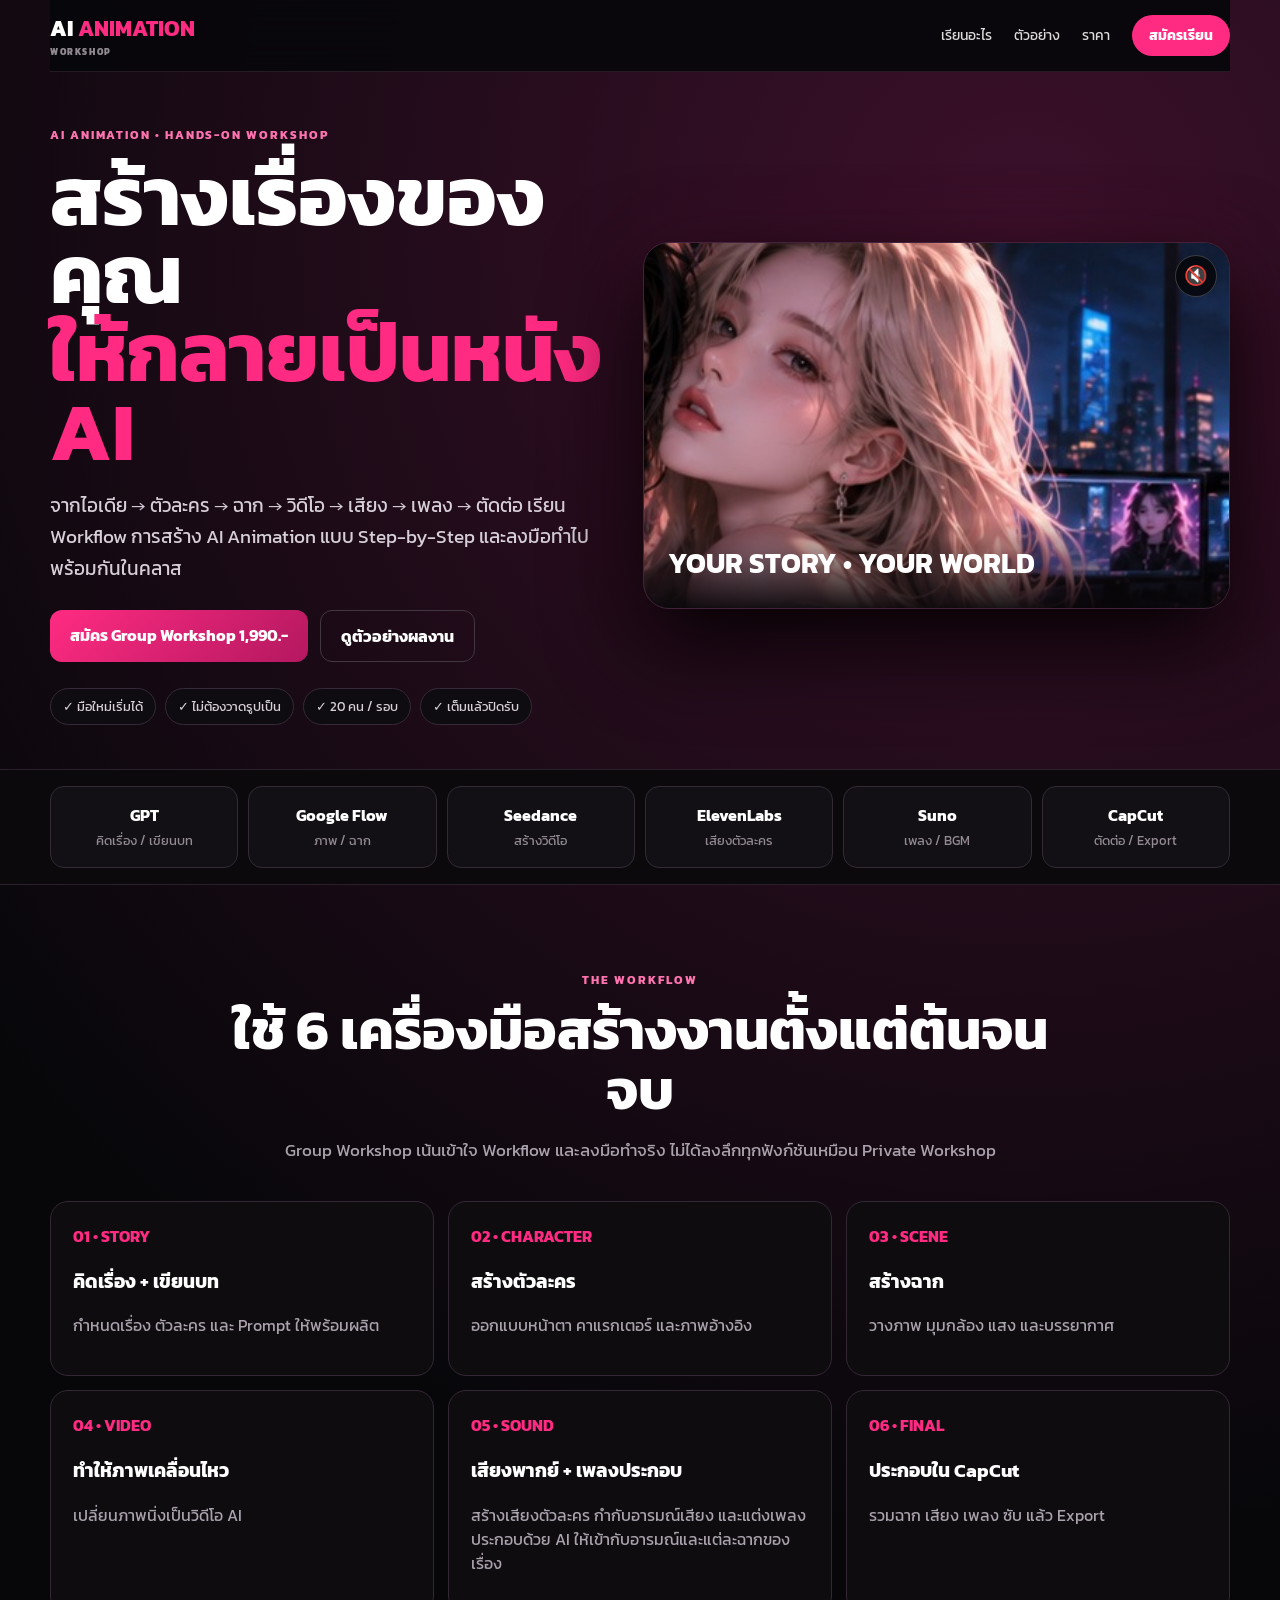
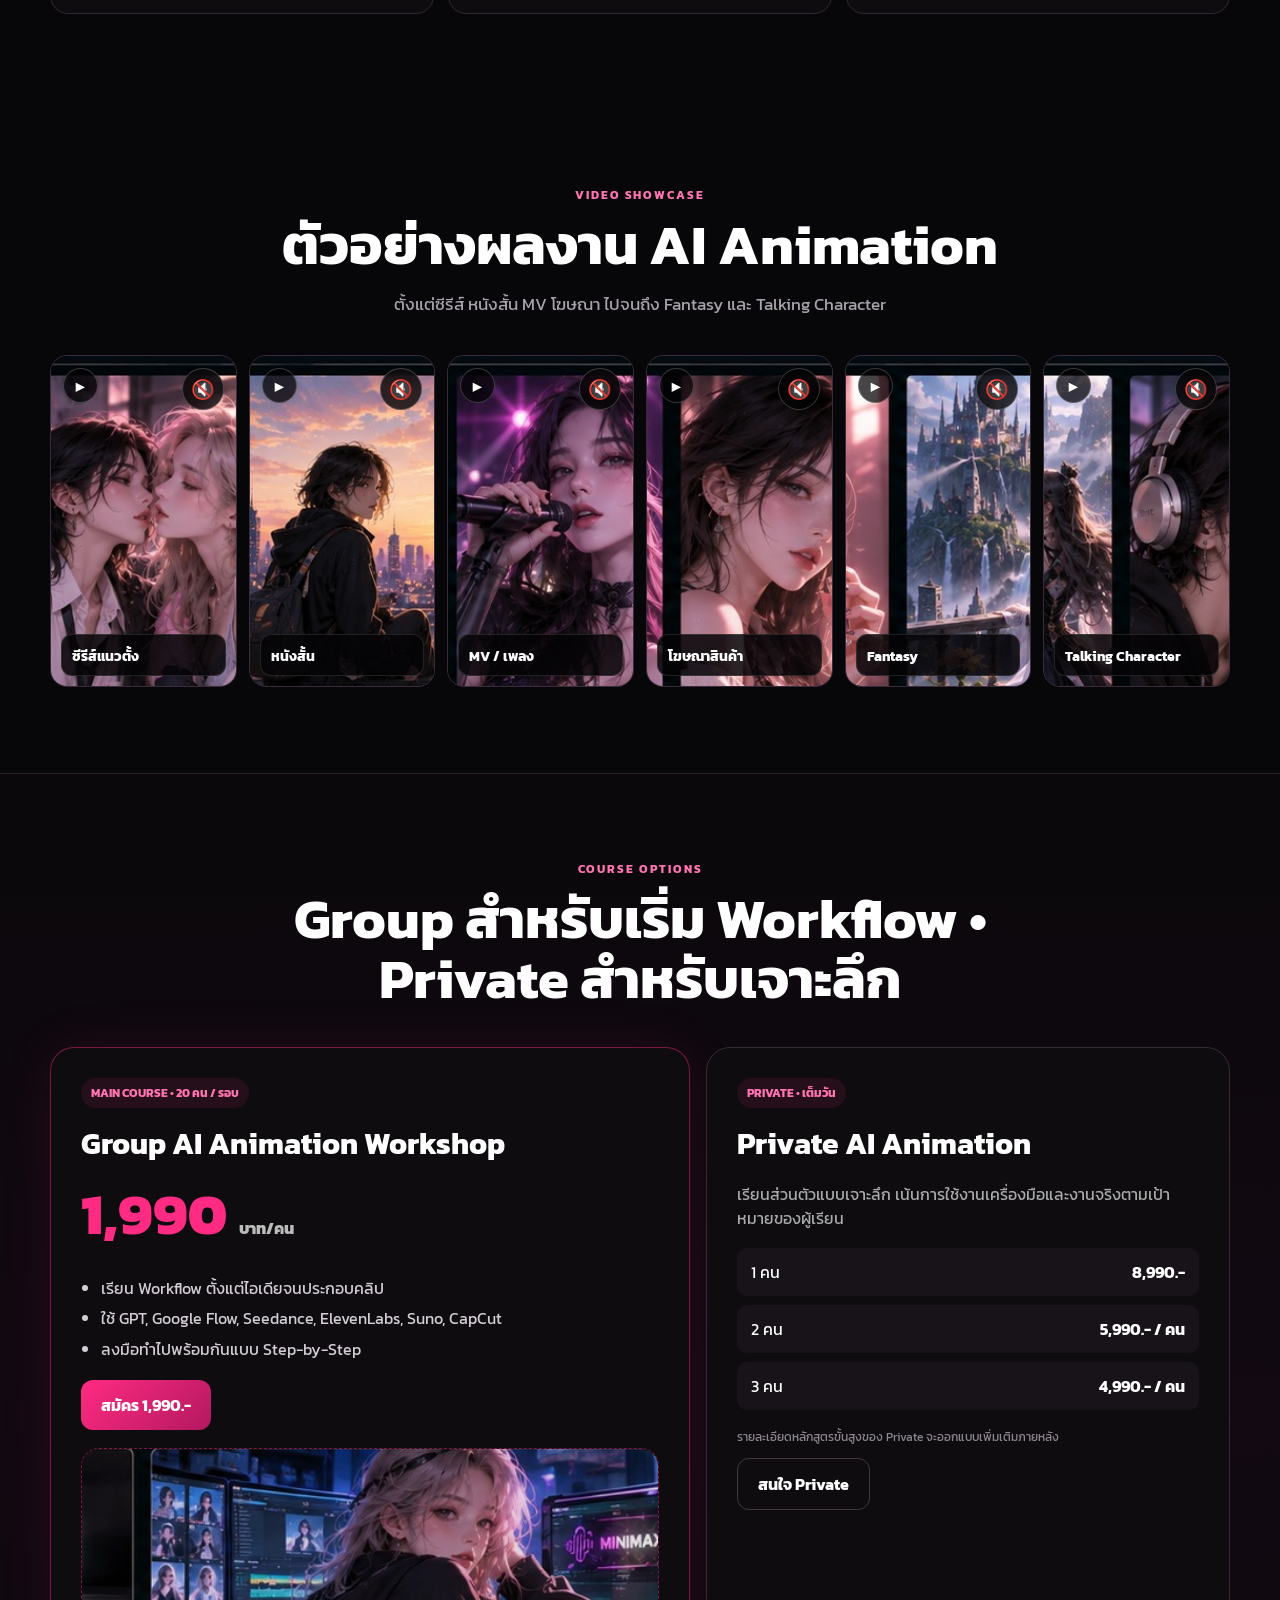
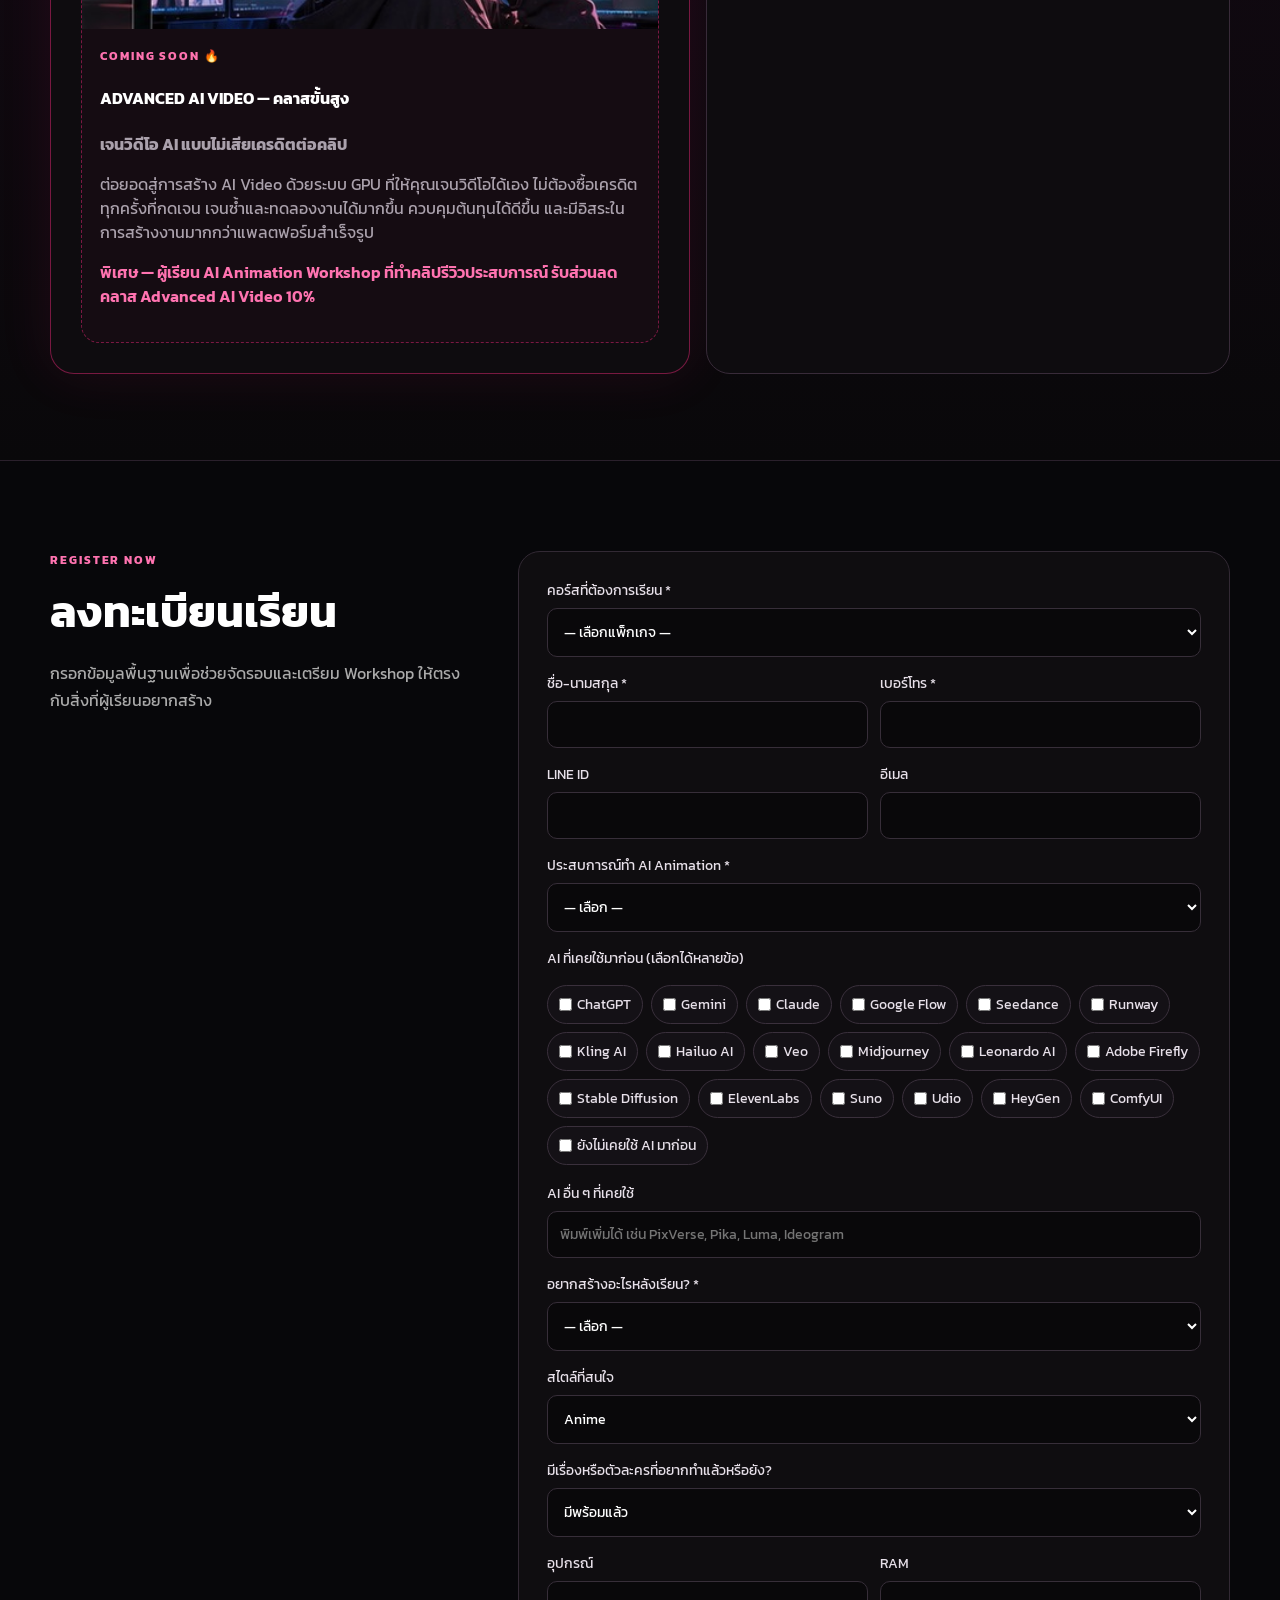
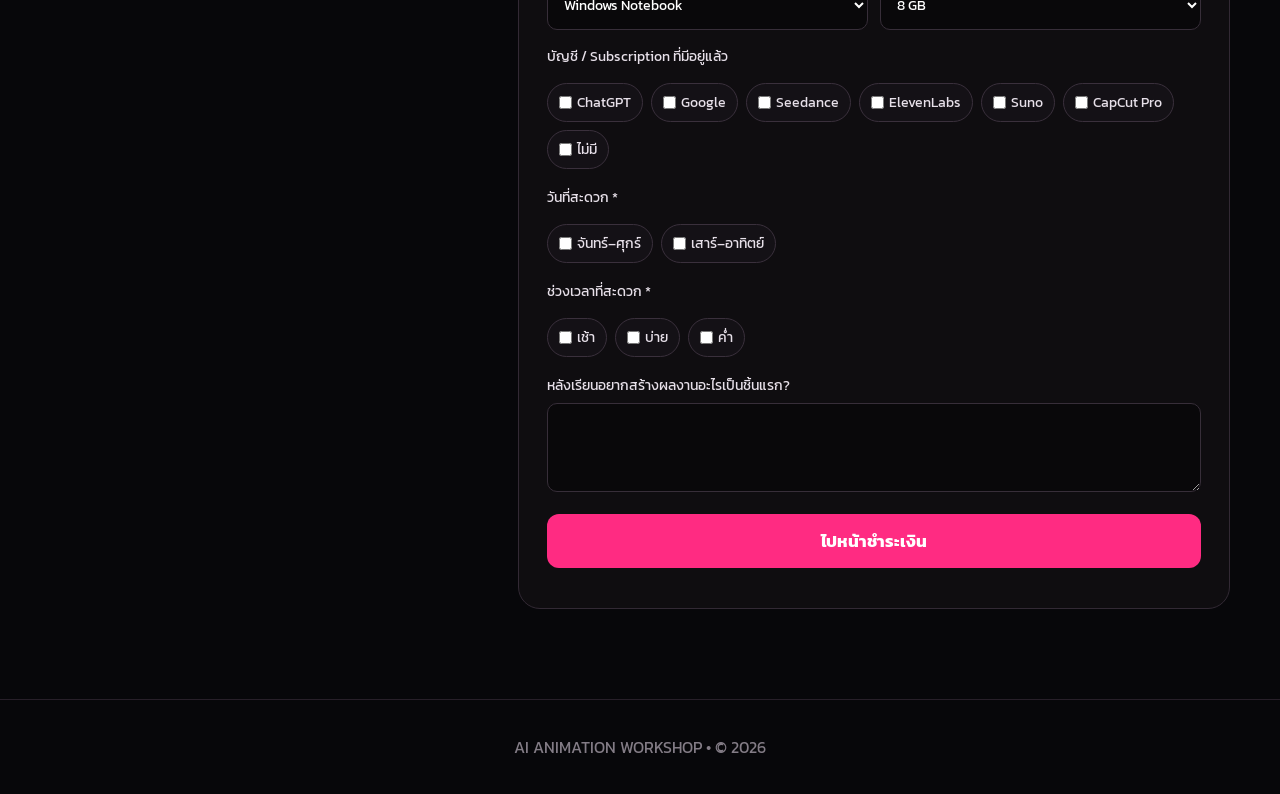
<file: index.html>
<!doctype html>
<html lang="th">
<head>
<meta charset="utf-8">
<meta name="viewport" content="width=device-width,initial-scale=1">
<meta name="theme-color" content="#07070a">
<meta name="description" content="AI Animation Workshop เรียน Workflow สร้าง AI Animation ตั้งแต่ไอเดีย ตัวละคร ฉาก วิดีโอ เสียง เพลง และตัดต่อ">
<title>AI Animation Workshop</title>
<link rel="preconnect" href="https://fonts.googleapis.com">
<link rel="preconnect" href="https://fonts.gstatic.com" crossorigin>
<link href="https://fonts.googleapis.com/css2?family=Kanit:wght@300;400;500;600;700;800&display=swap" rel="stylesheet">
<style>
:root{--bg:#07070a;--panel:#101014;--text:#fff;--muted:#aaa3ad;--pink:#ff2b82;--pink2:#ff73b0;--line:#2b222d}
*{box-sizing:border-box}html{scroll-behavior:smooth}
body{margin:0;background:radial-gradient(circle at 80% 4%,#3b102a 0,transparent 24%),#07070a;color:#fff;font-family:Kanit,sans-serif}
.container{width:min(1180px,calc(100% - 32px));margin:auto}.hidden{display:none!important}
.nav{height:72px;display:flex;align-items:center;justify-content:space-between;border-bottom:1px solid #241b25;position:sticky;top:0;background:#07070ae8;backdrop-filter:blur(16px);z-index:50}
.brand{font-weight:800;font-size:22px}.brand b{color:var(--pink)}.brand small{display:block;font-size:9px;letter-spacing:.18em;color:#918991}
.navlinks{display:flex;align-items:center;gap:22px}.nav a{color:#ddd;text-decoration:none;font-size:14px}.nav .cta{background:var(--pink);padding:10px 17px;border-radius:999px;color:#fff;font-weight:700}
.hero{display:grid;grid-template-columns:1fr 1.05fr;gap:34px;align-items:center;padding:54px 0 44px;min-height:690px}
.kicker,.eyebrow{font-size:12px;letter-spacing:.16em;color:var(--pink2);font-weight:700}.hero h1{font-size:clamp(50px,6.5vw,86px);line-height:.94;margin:13px 0 20px}.hero h1 em{font-style:normal;color:var(--pink)}
.lead{font-size:19px;line-height:1.65;color:#d6ced8}.actions{display:flex;gap:12px;flex-wrap:wrap;margin:26px 0}.btn{display:inline-block;text-decoration:none;color:#fff;border:1px solid #423643;border-radius:12px;padding:13px 20px;font-weight:700}.btn.primary{border:0;background:linear-gradient(135deg,var(--pink),#b41860)}
.facts{display:flex;gap:9px;flex-wrap:wrap}.facts span{font-size:13px;border:1px solid #352a37;background:#0e0c10;padding:8px 12px;border-radius:999px;color:#d9d0da}
.hero-media{position:relative;border:1px solid #44233a;border-radius:26px;overflow:hidden;background:#111;box-shadow:0 30px 90px #000,0 0 80px #ff2b8218;aspect-ratio:16/10}
.hero-media img,.hero-media video{width:100%;height:100%;object-fit:cover;position:absolute;inset:0}.hero-media video{z-index:2}.hero-overlay{position:absolute;inset:auto 0 0 0;padding:24px;background:linear-gradient(transparent,#080609ee);z-index:3}.hero-overlay b{font-size:28px}.hero-overlay span{display:block;color:#d5cbd6}.sound-btn{position:absolute;z-index:6;top:12px;right:12px;width:42px;height:42px;border-radius:50%;border:1px solid #ffffff35;background:#050406c9;color:#fff;display:grid;place-items:center;font-size:19px;cursor:pointer;backdrop-filter:blur(8px);-webkit-backdrop-filter:blur(8px)}.sound-btn:hover{background:#171017}.sound-btn:focus-visible{outline:2px solid var(--pink);outline-offset:2px}
.toolbar{border-block:1px solid #2a202c;background:#0b090c;padding:16px 0}.tools{display:grid;grid-template-columns:repeat(6,1fr);gap:10px}.tool{border:1px solid #342a36;background:#121014;border-radius:14px;padding:16px 9px;text-align:center}.tool b{display:block}.tool small{color:#938a95}
.section{padding:86px 0}.head{text-align:center;max-width:820px;margin:0 auto 38px}.head h2{font-size:clamp(34px,5vw,56px);line-height:1.08;margin:10px 0}.head p{color:var(--muted);font-size:17px}
.workflow{display:grid;grid-template-columns:repeat(3,1fr);gap:14px}.step{border:1px solid #342735;border-radius:18px;padding:22px;background:#0f0c10}.step b{color:var(--pink)}.step p{color:#aaa2ad}
.video-grid{display:grid;grid-template-columns:repeat(6,1fr);gap:12px}.video-card{position:relative;aspect-ratio:9/16;border:1px solid #392b3a;border-radius:17px;overflow:hidden;background:#0c0a0d}.video-card img,.video-card video{position:absolute;inset:0;width:100%;height:100%;object-fit:cover}.video-card video{z-index:2}.video-card .label{position:absolute;z-index:4;left:10px;right:10px;bottom:10px;background:#050406d9;border:1px solid #ffffff1c;border-radius:11px;padding:8px 10px}.video-card .label b{font-size:14px}.video-card .label small{display:block;color:#aaa}.playdot{position:absolute;z-index:3;top:12px;left:12px;width:35px;height:35px;border-radius:50%;display:grid;place-items:center;background:#050406bb;border:1px solid #fff3}
.pricing{background:linear-gradient(180deg,#0a080b,#120912,#09080a);border-block:1px solid #2a202c}.pricegrid{display:grid;grid-template-columns:1.1fr .9fr;gap:16px}.pcard{border:1px solid #382b39;background:#0e0c0f;border-radius:24px;padding:30px}.pcard.featured{border-color:#ff2b8270;box-shadow:0 0 55px #ff2b8217}.badge{display:inline-block;padding:6px 10px;border-radius:999px;background:#ff2b8218;color:var(--pink2);font-size:12px;font-weight:700}.pcard h3{font-size:30px;margin:13px 0 4px}.money{font-size:58px;font-weight:800;color:var(--pink)}.money small{font-size:16px;color:#bbb}.pcard ul{padding-left:20px;color:#d4cdd6;line-height:1.9}.private-prices{display:grid;gap:9px;margin:18px 0}.private-prices div{display:flex;justify-content:space-between;background:#171319;padding:12px 14px;border-radius:10px}.tease{margin-top:18px;border:1px dashed #ff2b8270;border-radius:18px;padding:0;overflow:hidden;background:#ff2b8208}.tease img{width:100%;display:block;aspect-ratio:16/5;object-fit:cover;opacity:.9}.tease .copy{padding:18px}.tease p{color:#aaa1ac}.discount{color:var(--pink2)!important;font-weight:600}
.register{padding:90px 0}.registergrid{display:grid;grid-template-columns:.75fr 1.25fr;gap:40px}.form{background:#0f0d10;border:1px solid #322934;border-radius:22px;padding:28px}.form label,.legend{display:block;margin:0 0 16px;color:#e7e0e9;font-size:14px}.form input,.form select,.form textarea{width:100%;margin-top:7px;background:#09080a;border:1px solid #372e39;color:#fff;border-radius:10px;padding:12px;font:inherit}.row{display:grid;grid-template-columns:1fr 1fr;gap:12px}.choices{display:flex;gap:8px;flex-wrap:wrap;margin:7px 0 18px}.choices label{margin:0}.choices input{width:auto;margin:0 5px 0 0}.chip{display:flex!important;align-items:center;border:1px solid #3a303c;border-radius:999px;padding:8px 11px;background:#141116}.submit{width:100%;border:0;border-radius:12px;background:var(--pink);color:#fff;font:700 17px Kanit;padding:14px;cursor:pointer}
.payment{margin-top:25px;border-top:1px solid #332a35;padding-top:25px}.bank{background:#171319;border-radius:14px;padding:16px;margin:15px 0}.bank div{display:flex;justify-content:space-between;gap:20px;padding:5px 0}.pay-qr{display:grid;grid-template-columns:1fr minmax(220px,320px);gap:22px;align-items:start}.pay-qr img{width:100%;border-radius:16px;background:#fff}.note{font-size:12px;color:#8e8790}.qrline{display:grid;grid-template-columns:1fr 180px;gap:20px;align-items:center;margin-top:20px}.qrline img{width:180px;background:#fff;padding:8px;border-radius:12px}.foot{border-top:1px solid #271f29;padding:35px 0;color:#837c86;text-align:center}
@media(max-width:950px){.hero,.registergrid,.pricegrid{grid-template-columns:1fr}.video-grid{grid-template-columns:repeat(3,1fr)}.tools{grid-template-columns:repeat(3,1fr)}}
@media(max-width:560px){.navlinks a:not(.cta){display:none}.hero{padding-top:35px;min-height:auto}.hero h1{font-size:50px}.workflow{grid-template-columns:1fr}.video-grid{grid-template-columns:repeat(2,1fr)}.tools{grid-template-columns:repeat(2,1fr)}.row,.pay-qr{grid-template-columns:1fr}}
</style>
</head>
<body>
<nav class="nav container">
  <div class="brand">AI <b>ANIMATION</b><small>WORKSHOP</small></div>
  <div class="navlinks"><a href="#learn">เรียนอะไร</a><a href="#showcase">ตัวอย่าง</a><a href="#pricing">ราคา</a><a href="#register" class="cta">สมัครเรียน</a></div>
</nav>

<main>
<section class="hero container">
  <div>
    <div class="kicker">AI ANIMATION • HANDS-ON WORKSHOP</div>
    <h1>สร้างเรื่องของคุณ<br><em>ให้กลายเป็นหนัง AI</em></h1>
    <p class="lead">จากไอเดีย → ตัวละคร → ฉาก → วิดีโอ → เสียง → เพลง → ตัดต่อ เรียน Workflow การสร้าง AI Animation แบบ Step-by-Step และลงมือทำไปพร้อมกันในคลาส</p>
    <div class="actions"><a class="btn primary" href="#register">สมัคร Group Workshop 1,990.-</a><a class="btn" href="#showcase">ดูตัวอย่างผลงาน</a></div>
    <div class="facts"><span>✓ มือใหม่เริ่มได้</span><span>✓ ไม่ต้องวาดรูปเป็น</span><span>✓ 20 คน / รอบ</span><span>✓ เต็มแล้วปิดรับ</span></div>
  </div>
  <div class="hero-media">
    <img id="heroPoster" src="assets/images/hero-banner.jpg" alt="AI Animation cinematic hero">
    <video data-reveal="#heroPoster" src="assets/videos/hero-showreel.mp4" muted loop autoplay playsinline preload="metadata"></video>
    <button class="sound-btn" type="button" aria-label="เปิดเสียง" title="เปิด/ปิดเสียง">🔇</button><div class="hero-overlay"><b>YOUR STORY • YOUR WORLD</b></div>
  </div>
</section>

<section class="toolbar"><div class="container tools">
  <div class="tool"><b>GPT</b><small>คิดเรื่อง / เขียนบท</small></div>
  <div class="tool"><b>Google Flow</b><small>ภาพ / ฉาก</small></div>
  <div class="tool"><b>Seedance</b><small>สร้างวิดีโอ</small></div>
  <div class="tool"><b>ElevenLabs</b><small>เสียงตัวละคร</small></div>
  <div class="tool"><b>Suno</b><small>เพลง / BGM</small></div>
  <div class="tool"><b>CapCut</b><small>ตัดต่อ / Export</small></div>
</section>

<section class="section container" id="learn">
  <div class="head"><div class="eyebrow">THE WORKFLOW</div><h2>ใช้ 6 เครื่องมือสร้างงานตั้งแต่ต้นจนจบ</h2><p>Group Workshop เน้นเข้าใจ Workflow และลงมือทำจริง ไม่ได้ลงลึกทุกฟังก์ชันเหมือน Private Workshop</p></div>
  <div class="workflow">
    <div class="step"><b>01 • STORY</b><h3>คิดเรื่อง + เขียนบท</h3><p>กำหนดเรื่อง ตัวละคร และ Prompt ให้พร้อมผลิต</p></div>
    <div class="step"><b>02 • CHARACTER</b><h3>สร้างตัวละคร</h3><p>ออกแบบหน้าตา คาแรกเตอร์ และภาพอ้างอิง</p></div>
    <div class="step"><b>03 • SCENE</b><h3>สร้างฉาก</h3><p>วางภาพ มุมกล้อง แสง และบรรยากาศ</p></div>
    <div class="step"><b>04 • VIDEO</b><h3>ทำให้ภาพเคลื่อนไหว</h3><p>เปลี่ยนภาพนิ่งเป็นวิดีโอ AI</p></div>
    <div class="step"><b>05 • SOUND</b><h3>เสียงพากย์ + เพลงประกอบ</h3><p>สร้างเสียงตัวละคร กำกับอารมณ์เสียง และแต่งเพลงประกอบด้วย AI ให้เข้ากับอารมณ์และแต่ละฉากของเรื่อง</p></div>
    <div class="step"><b>06 • FINAL</b><h3>ประกอบใน CapCut</h3><p>รวมฉาก เสียง เพลง ซับ แล้ว Export</p></div>
  </div>
</section>

<section class="section container" id="showcase">
  <div class="head"><div class="eyebrow">VIDEO SHOWCASE</div><h2>ตัวอย่างผลงาน AI Animation</h2><p>ตั้งแต่ซีรีส์ หนังสั้น MV โฆษณา ไปจนถึง Fantasy และ Talking Character</p></div>
  <div class="video-grid">
    <div class="video-card"><img id="p1" src="assets/images/series-poster.jpg" alt="ซีรีส์แนวตั้ง"><video data-reveal="#p1" src="assets/videos/series-demo.mp4" muted loop autoplay playsinline preload="metadata"></video><div class="playdot">▶</div><button class="sound-btn" type="button" aria-label="เปิดเสียง" title="เปิด/ปิดเสียง">🔇</button><div class="label"><b>ซีรีส์แนวตั้ง</b></div></div>
    <div class="video-card"><img id="p2" src="assets/images/shortfilm-poster.jpg" alt="หนังสั้น"><video data-reveal="#p2" src="assets/videos/shortfilm-demo.mp4" muted loop autoplay playsinline preload="metadata"></video><div class="playdot">▶</div><button class="sound-btn" type="button" aria-label="เปิดเสียง" title="เปิด/ปิดเสียง">🔇</button><div class="label"><b>หนังสั้น</b></div></div>
    <div class="video-card"><img id="p3" src="assets/images/mv-poster.jpg" alt="MV / เพลง"><video data-reveal="#p3" src="assets/videos/mv-demo.mp4" muted loop autoplay playsinline preload="metadata"></video><div class="playdot">▶</div><button class="sound-btn" type="button" aria-label="เปิดเสียง" title="เปิด/ปิดเสียง">🔇</button><div class="label"><b>MV / เพลง</b></div></div>
    <div class="video-card"><img id="p4" src="assets/images/product-poster.jpg" alt="โฆษณาสินค้า"><video data-reveal="#p4" src="assets/videos/product-demo.mp4" muted loop autoplay playsinline preload="metadata"></video><div class="playdot">▶</div><button class="sound-btn" type="button" aria-label="เปิดเสียง" title="เปิด/ปิดเสียง">🔇</button><div class="label"><b>โฆษณาสินค้า</b></div></div>
    <div class="video-card"><img id="p5" src="assets/images/fantasy-poster.jpg" alt="Fantasy"><video data-reveal="#p5" src="assets/videos/fantasy-demo.mp4" muted loop autoplay playsinline preload="metadata"></video><div class="playdot">▶</div><button class="sound-btn" type="button" aria-label="เปิดเสียง" title="เปิด/ปิดเสียง">🔇</button><div class="label"><b>Fantasy</b></div></div>
    <div class="video-card"><img id="p6" src="assets/images/talking-poster.jpg" alt="Talking Character"><video data-reveal="#p6" src="assets/videos/talking-demo.mp4" muted loop autoplay playsinline preload="metadata"></video><div class="playdot">▶</div><button class="sound-btn" type="button" aria-label="เปิดเสียง" title="เปิด/ปิดเสียง">🔇</button><div class="label"><b>Talking Character</b></div></div>
  </div>
</section>

<section class="section pricing" id="pricing"><div class="container">
  <div class="head"><div class="eyebrow">COURSE OPTIONS</div><h2>Group สำหรับเริ่ม Workflow • Private สำหรับเจาะลึก</h2></div>
  <div class="pricegrid">
    <article class="pcard featured">
      <span class="badge">MAIN COURSE • 20 คน / รอบ</span>
      <h3>Group AI Animation Workshop</h3>
      <div class="money">1,990 <small>บาท/คน</small></div>
      <ul><li>เรียน Workflow ตั้งแต่ไอเดียจนประกอบคลิป</li><li>ใช้ GPT, Google Flow, Seedance, ElevenLabs, Suno, CapCut</li><li>ลงมือทำไปพร้อมกันแบบ Step-by-Step</li></ul>
      <a class="btn primary" href="#register">สมัคร 1,990.-</a>
      <div class="tease">
        <img src="assets/images/advanced-banner.jpg" alt="Advanced Local Generation">
        <div class="copy"><div class="eyebrow">COMING SOON 🔥</div><h4>ADVANCED AI VIDEO — คลาสขั้นสูง</h4><p><b>เจนวิดีโอ AI แบบไม่เสียเครดิตต่อคลิป</b></p><p>ต่อยอดสู่การสร้าง AI Video ด้วยระบบ GPU ที่ให้คุณเจนวิดีโอได้เอง ไม่ต้องซื้อเครดิตทุกครั้งที่กดเจน เจนซ้ำและทดลองงานได้มากขึ้น ควบคุมต้นทุนได้ดีขึ้น และมีอิสระในการสร้างงานมากกว่าแพลตฟอร์มสำเร็จรูป</p><p class="discount">พิเศษ — ผู้เรียน AI Animation Workshop ที่ทำคลิปรีวิวประสบการณ์ รับส่วนลดคลาส Advanced AI Video 10%</p></div>
      </div>
    </article>
    <article class="pcard">
      <span class="badge">PRIVATE • เต็มวัน</span>
      <h3>Private AI Animation</h3>
      <p style="color:#aaa">เรียนส่วนตัวแบบเจาะลึก เน้นการใช้งานเครื่องมือและงานจริงตามเป้าหมายของผู้เรียน</p>
      <div class="private-prices"><div><span>1 คน</span><b>8,990.-</b></div><div><span>2 คน</span><b>5,990.- / คน</b></div><div><span>3 คน</span><b>4,990.- / คน</b></div></div>
      <p class="note">รายละเอียดหลักสูตรขั้นสูงของ Private จะออกแบบเพิ่มเติมภายหลัง</p>
      <a class="btn" href="#register">สนใจ Private</a>
    </article>
  </div>
</div></section>

<section class="register container" id="register"><div class="registergrid">
  <div><div class="eyebrow">REGISTER NOW</div><h2 style="font-size:44px;margin:10px 0">ลงทะเบียนเรียน</h2><p style="color:#aaa;line-height:1.7">กรอกข้อมูลพื้นฐานเพื่อช่วยจัดรอบและเตรียม Workshop ให้ตรงกับสิ่งที่ผู้เรียนอยากสร้าง</p></div>
  <form class="form" id="registerForm">
    <label>คอร์สที่ต้องการเรียน *<select name="course" id="courseSelect" required>
      <option value="">— เลือกแพ็กเกจ —</option>
      <option value="group" data-price="1990" data-qr="assets/promptpay-1990.png">Group AI Animation Workshop — 1,990 บาท</option>
      <option value="private1" data-price="8990" data-qr="assets/promptpay-8990.png">Private 1 คน — 8,990 บาท</option>
      <option value="private2" data-price="11980" data-qr="assets/promptpay-5990.png">Private 2 คน — 5,990 บาท/คน</option>
      <option value="private3" data-price="14970" data-qr="assets/promptpay-4990.png">Private 3 คน — 4,990 บาท/คน</option>
    </select></label>
    <div class="row"><label>ชื่อ-นามสกุล *<input name="name" required></label><label>เบอร์โทร *<input name="phone" required inputmode="tel"></label></div>
    <div class="row"><label>LINE ID<input name="line"></label><label>อีเมล<input name="email" type="email"></label></div>
    <label>ประสบการณ์ทำ AI Animation *<select name="experience" required><option value="">— เลือก —</option><option>ไม่เคยทำเลย</option><option>เคยสร้างภาพ AI</option><option>เคยทำ Image-to-Video</option><option>ทำคลิป AI อยู่แล้ว</option></select></label>
    <div class="legend">AI ที่เคยใช้มาก่อน (เลือกได้หลายข้อ)</div><div class="choices">
      <label class="chip"><input type="checkbox" name="tools" value="ChatGPT">ChatGPT</label>
      <label class="chip"><input type="checkbox" name="tools" value="Gemini">Gemini</label>
      <label class="chip"><input type="checkbox" name="tools" value="Claude">Claude</label>
      <label class="chip"><input type="checkbox" name="tools" value="Google Flow">Google Flow</label>
      <label class="chip"><input type="checkbox" name="tools" value="Seedance">Seedance</label>
      <label class="chip"><input type="checkbox" name="tools" value="Runway">Runway</label>
      <label class="chip"><input type="checkbox" name="tools" value="Kling AI">Kling AI</label>
      <label class="chip"><input type="checkbox" name="tools" value="Hailuo AI">Hailuo AI</label>
      <label class="chip"><input type="checkbox" name="tools" value="Veo">Veo</label>
      <label class="chip"><input type="checkbox" name="tools" value="Midjourney">Midjourney</label>
      <label class="chip"><input type="checkbox" name="tools" value="Leonardo AI">Leonardo AI</label>
      <label class="chip"><input type="checkbox" name="tools" value="Adobe Firefly">Adobe Firefly</label>
      <label class="chip"><input type="checkbox" name="tools" value="Stable Diffusion">Stable Diffusion</label>
      <label class="chip"><input type="checkbox" name="tools" value="ElevenLabs">ElevenLabs</label>
      <label class="chip"><input type="checkbox" name="tools" value="Suno">Suno</label>
      <label class="chip"><input type="checkbox" name="tools" value="Udio">Udio</label>
      <label class="chip"><input type="checkbox" name="tools" value="HeyGen">HeyGen</label>
      <label class="chip"><input type="checkbox" name="tools" value="ComfyUI">ComfyUI</label>
      <label class="chip"><input type="checkbox" name="tools" value="none">ยังไม่เคยใช้ AI มาก่อน</label>
    </div>
    <label>AI อื่น ๆ ที่เคยใช้<input name="otherAI" placeholder="พิมพ์เพิ่มได้ เช่น PixVerse, Pika, Luma, Ideogram"></label>
    <label>อยากสร้างอะไรหลังเรียน? *<select name="goalType" required><option value="">— เลือก —</option><option>ซีรีส์แนวตั้ง</option><option>หนังสั้น</option><option>MV / Music Video</option><option>Animation</option><option>โฆษณาสินค้า / แบรนด์</option><option>TikTok / Reels / Shorts</option><option>รับงาน AI Video</option><option>อื่น ๆ</option></select></label>
    <label>สไตล์ที่สนใจ<select name="style"><option>Anime</option><option>สมจริง / Cinematic</option><option>GL / Yuri</option><option>จีนโบราณ</option><option>Fantasy</option><option>Drama</option><option>Comedy</option><option>Horror</option></select></label>
    <label>มีเรื่องหรือตัวละครที่อยากทำแล้วหรือยัง?<select name="idea"><option>มีพร้อมแล้ว</option><option>มีไอเดียคร่าว ๆ</option><option>ยังไม่มี อยากมาเริ่มในคลาส</option></select></label>
    <div class="row"><label>อุปกรณ์<select name="device"><option>Windows Notebook</option><option>MacBook</option><option>อื่น ๆ / ยังไม่แน่ใจ</option></select></label><label>RAM<select name="ram"><option>8 GB</option><option>16 GB</option><option>32 GB ขึ้นไป</option><option>ไม่ทราบ</option></select></label></div>
    <div class="legend">บัญชี / Subscription ที่มีอยู่แล้ว</div><div class="choices"><label class="chip"><input type="checkbox" name="subs" value="ChatGPT">ChatGPT</label><label class="chip"><input type="checkbox" name="subs" value="Google">Google</label><label class="chip"><input type="checkbox" name="subs" value="Seedance">Seedance</label><label class="chip"><input type="checkbox" name="subs" value="ElevenLabs">ElevenLabs</label><label class="chip"><input type="checkbox" name="subs" value="Suno">Suno</label><label class="chip"><input type="checkbox" name="subs" value="CapCut Pro">CapCut Pro</label><label class="chip"><input type="checkbox" name="subs" value="none">ไม่มี</label></div>
    <label>วันที่สะดวก *</label><div class="choices"><label class="chip"><input type="checkbox" name="days" value="weekday">จันทร์–ศุกร์</label><label class="chip"><input type="checkbox" name="days" value="weekend">เสาร์–อาทิตย์</label></div>
    <label>ช่วงเวลาที่สะดวก *</label><div class="choices"><label class="chip"><input type="checkbox" name="times" value="morning">เช้า</label><label class="chip"><input type="checkbox" name="times" value="afternoon">บ่าย</label><label class="chip"><input type="checkbox" name="times" value="evening">ค่ำ</label></div>
    <label>หลังเรียนอยากสร้างผลงานอะไรเป็นชิ้นแรก?<textarea name="firstProject" rows="3"></textarea></label>
    <button class="submit" type="submit">ไปหน้าชำระเงิน</button>
    <p id="status" class="note"></p>

    <div id="payment" class="payment hidden">
      <div class="eyebrow">STEP 2 / 2</div><h3>ชำระเงินเพื่อยืนยันที่นั่ง</h3>
      <div class="pay-qr"><div>
        <p>แพ็กเกจ: <b id="payCourse">—</b></p><div class="money"><span id="payAmount">0</span> <small>บาท</small></div>
        <div class="bank"><div><span>ธนาคาร</span><b>ไทยพาณิชย์ (SCB)</b></div><div><span>ชื่อบัญชี</span><b>น.ส. ณปภัช สังหมื่นเหม้า</b></div><div><span>เลขบัญชี</span><b>028-403337-0</b></div></div>
        <label>แนบหลักฐานการโอนเงิน *<input type="file" id="slip" accept="image/jpeg,image/png,image/webp,application/pdf"><div id="fileStatus" style="margin-top:8px;color:#aaa;font-size:13px">ยังไม่ได้เลือกไฟล์</div></label>
        <button class="submit" type="button" id="confirm">ยืนยันการชำระเงิน</button><div id="paymentStatus" style="display:none;margin-top:14px;padding:16px;border-radius:12px"></div>
      </div><div><img id="paymentQr" src="assets/promptpay-1990.png" alt="QR ชำระเงิน"></div></div>
      <div id="lineFollow" class="qrline hidden"><div><div class="eyebrow">ขั้นตอนสุดท้าย</div><h3>แอด LINE เพื่อแจ้งการโอนเงินและรับวันนัดหมาย</h3><p>ส่งชื่อ-นามสกุลและแจ้งแพ็กเกจที่สมัคร เพื่อให้ทีมงานตรวจสอบการชำระเงินและนัดหมายรอบเรียน</p></div><img src="assets/line-contact-qr.png" alt="QR LINE"></div>
    </div>
  </form>
</div></section>
</main>
<footer class="foot"><div class="container">AI ANIMATION WORKSHOP • © 2026</div></footer>

<script>
document.querySelectorAll('video[data-reveal]').forEach(v=>{
  const target=document.querySelector(v.dataset.reveal);
  v.addEventListener('canplay',()=>{ if(target) target.style.opacity='0'; });
  v.addEventListener('error',()=>{ v.style.display='none'; if(target) target.style.opacity='1'; });
});

const mediaVideos=[...document.querySelectorAll('.hero-media video, .video-card video')];
document.querySelectorAll('.hero-media, .video-card').forEach(box=>{
  const video=box.querySelector('video');
  const button=box.querySelector('.sound-btn');
  if(!video||!button) return;
  button.addEventListener('click',()=>{
    const willUnmute=video.muted;
    mediaVideos.forEach(other=>{
      if(other!==video) other.muted=true;
      const otherBox=other.closest('.hero-media, .video-card');
      const otherButton=otherBox?.querySelector('.sound-btn');
      if(otherButton && other!==video){
        otherButton.textContent='🔇';
        otherButton.setAttribute('aria-label','เปิดเสียง');
      }
    });
    video.muted=!willUnmute;
    button.textContent=video.muted?'🔇':'🔊';
    button.setAttribute('aria-label',video.muted?'เปิดเสียง':'ปิดเสียง');
    if(!video.muted){
      video.play().catch(()=>{});
    }
  });
});

const APPS_SCRIPT_URL='https://script.google.com/macros/s/AKfycbzusyJaZA43QEWd06djCWwqn0AA8dDu-0-aT2OF8KqmPJVkjsLj48VM-Mn-X-R2BIJklA/exec';
const form=document.getElementById('registerForm');
const course=document.getElementById('courseSelect');
const payment=document.getElementById('payment');
const payCourse=document.getElementById('payCourse');
const payAmount=document.getElementById('payAmount');
const paymentQr=document.getElementById('paymentQr');
const statusEl=document.getElementById('status');
let registrationId='';

function checked(name){return [...form.querySelectorAll(`[name=${name}]:checked`)].map(x=>x.value)}
function postToBackend(payload){
  if(APPS_SCRIPT_URL.startsWith('PASTE_'))
    throw new Error('ยังไม่ได้ใส่ Apps Script Web App URL');

  return fetch(APPS_SCRIPT_URL,{
    method:'POST',
    headers:{
      'Content-Type':'text/plain;charset=utf-8'
    },
    body:JSON.stringify(payload),
    redirect:'follow'
  }).then(async r=>{
    const text=await r.text();
    try{
      return JSON.parse(text);
    }catch(_){
      throw new Error('Backend ตอบกลับไม่ถูกต้อง: '+text.slice(0,120));
    }
  });
}
function makeId(){return 'AIA-'+new Date().toISOString().replace(/\D/g,'').slice(0,14)+'-'+Math.floor(100+Math.random()*900)}

form.addEventListener('submit',async e=>{
  e.preventDefault();
  const days=checked('days'),times=checked('times');
  if(!days.length||!times.length){statusEl.textContent='กรุณาเลือกวันที่และช่วงเวลาที่สะดวกอย่างน้อย 1 ตัวเลือก';return}
  const opt=course.options[course.selectedIndex];
  registrationId=registrationId||makeId();
  const selectedCourse=course.options[course.selectedIndex]; const payload={action:'register',registrationId,courseCode:course.value,courseName:selectedCourse.textContent.trim(),amount:Number(selectedCourse.dataset.price||0),name:form.name.value,phone:form.phone.value,line:form.line.value,email:form.email.value,experience:form.experience.value,tools:checked('tools'),otherAI:form.otherAI.value,goalType:form.goalType.value,style:form.style.value,idea:form.idea.value,device:form.device.value,ram:form.ram.value,subs:checked('subs'),days,times,firstProject:form.firstProject.value};
  statusEl.textContent='กำลังบันทึกใบสมัคร...';
  try{
    const res=await postToBackend(payload); if(!res.ok)throw new Error(res.error||'บันทึกไม่สำเร็จ');
    payCourse.textContent=opt.textContent; payAmount.textContent=Number(opt.dataset.price||0).toLocaleString('th-TH'); paymentQr.src=opt.dataset.qr||'assets/promptpay-1990.png';
    payment.classList.remove('hidden'); statusEl.textContent='บันทึกใบสมัครแล้ว • '+registrationId; payment.scrollIntoView({behavior:'smooth',block:'start'});
  }catch(err){statusEl.textContent='บันทึกไม่สำเร็จ: '+err.message}
});

const slipInput=document.getElementById('slip');
const fileStatus=document.getElementById('fileStatus');
const paymentStatus=document.getElementById('paymentStatus');
slipInput.addEventListener('change',()=>{
  const f=slipInput.files[0];
  fileStatus.textContent=f?'✓ แนบไฟล์แล้ว: '+f.name:'ยังไม่ได้เลือกไฟล์';
  fileStatus.style.color=f?'#75e6a4':'#aaa';
});
function showPaymentStatus(ok,msg){
  paymentStatus.style.display='block';
  paymentStatus.style.background=ok?'#0f2a1c':'#35131c';
  paymentStatus.style.border='1px solid '+(ok?'#246b43':'#8b2635');
  paymentStatus.style.color=ok?'#baf5d0':'#ffc0cb';
  paymentStatus.innerHTML=msg;
}
document.getElementById('confirm').addEventListener('click',()=>{
  const file=slipInput.files[0];
  if(!file){showPaymentStatus(false,'กรุณาแนบสลิปก่อนยืนยัน');return}
  if(!registrationId){showPaymentStatus(false,'ไม่พบเลขใบสมัคร กรุณากรอกใบสมัครใหม่อีกครั้ง');return}
  const btn=document.getElementById('confirm');btn.disabled=true;btn.textContent='กำลังส่งข้อมูลและอัปโหลดสลิป...';
  showPaymentStatus(true,'กำลังส่งหลักฐาน กรุณาอย่าปิดหน้านี้...');
  const reader=new FileReader();
  reader.onload=async()=>{
    try{
      const base64=String(reader.result).split(',')[1];
      const res=await postToBackend({action:'payment',registrationId,fileName:file.name,mimeType:file.type,fileBase64:base64});
      if(!res.ok)throw new Error(res.error||'อัปโหลดไม่สำเร็จ');
      btn.textContent='✓ ส่งหลักฐานแล้ว'; btn.disabled=true;
      showPaymentStatus(true,'<b style="font-size:18px">✓ สมัครเรียนสำเร็จแล้ว</b><br>ระบบได้รับข้อมูลและหลักฐานการชำระเงินแล้ว<br>เลขใบสมัคร: <b>'+registrationId+'</b><br><small>สถานะ: รอตรวจสอบการชำระเงิน — ทีมงานจะตรวจสลิปก่อนยืนยันที่นั่ง</small>');
      document.getElementById('lineFollow').classList.remove('hidden');
      document.getElementById('lineFollow').scrollIntoView({behavior:'smooth',block:'center'});
    }catch(err){
      btn.disabled=false;btn.textContent='ยืนยันการชำระเงิน';
      showPaymentStatus(false,'<b>ส่งข้อมูลไม่สำเร็จ</b><br>'+String(err.message||err)+'<br>กรุณาลองอีกครั้ง');
    }
  };
  reader.onerror=()=>{btn.disabled=false;btn.textContent='ยืนยันการชำระเงิน';showPaymentStatus(false,'อ่านไฟล์สลิปไม่สำเร็จ กรุณาเลือกไฟล์ใหม่')};
  reader.readAsDataURL(file);
});
</script>
</body></html>
</file>
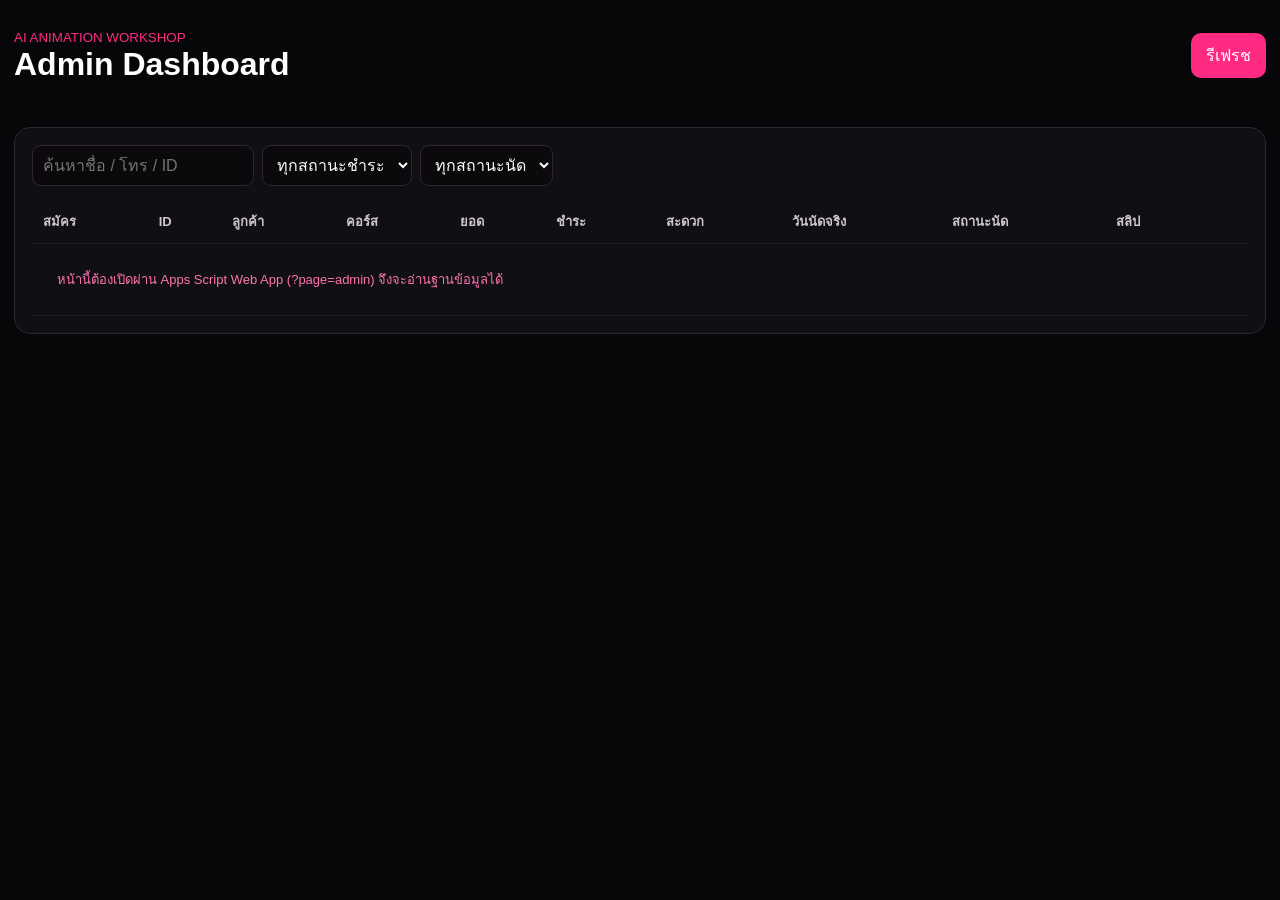
<file: Admin.html>
<!doctype html><html lang="th"><head><meta charset="utf-8"><meta name="viewport" content="width=device-width,initial-scale=1"><title>AI Animation Admin</title><style>
:root{--bg:#07070a;--p:#101014;--line:#302530;--pink:#ff2b82;--text:#fff;--muted:#aaa3ad}*{box-sizing:border-box}body{margin:0;background:var(--bg);color:var(--text);font-family:Arial,'Noto Sans Thai',sans-serif}.wrap{width:min(1500px,calc(100% - 28px));margin:auto;padding:28px 0}.top{display:flex;justify-content:space-between;gap:16px;align-items:center}.top h1{margin:0}.pink{color:var(--pink)}button,input,select,textarea{font:inherit}.btn{border:0;background:var(--pink);color:#fff;padding:10px 15px;border-radius:10px;cursor:pointer}.cards{display:grid;grid-template-columns:repeat(6,1fr);gap:10px;margin:22px 0}.card,.panel{background:var(--p);border:1px solid var(--line);border-radius:16px;padding:17px}.card small{color:var(--muted)}.card b{display:block;font-size:28px;margin-top:7px}.filters{display:flex;gap:8px;flex-wrap:wrap;margin-bottom:14px}.filters input,.filters select{background:#0b090c;color:#fff;border:1px solid var(--line);border-radius:9px;padding:10px}.tablebox{overflow:auto}.table{width:100%;border-collapse:collapse;min-width:1200px}.table th,.table td{padding:11px;border-bottom:1px solid #241c25;text-align:left;font-size:13px}.table th{color:#cfc5d0;position:sticky;top:0;background:#101014}.status{padding:4px 8px;border:1px solid #4a3545;border-radius:999px}
.status-paid{color:var(--pink);border-color:#7b2852;font-weight:bold}
.status-pending{color:#fff}.link{color:#ff73b0}.edit{cursor:pointer;color:#ff73b0;font-weight:bold}.modal{position:fixed;inset:0;background:#000b;display:none;place-items:center;padding:20px}.modal.show{display:grid}.box{width:min(560px,100%);background:#111014;border:1px solid #493044;border-radius:18px;padding:22px}.box label{display:block;margin:12px 0;color:#ddd}.box input,.box select,.box textarea{width:100%;margin-top:6px;background:#09080a;color:#fff;border:1px solid #3b303c;border-radius:9px;padding:11px}.row{display:grid;grid-template-columns:1fr 1fr;gap:10px}.actions{display:flex;justify-content:flex-end;gap:8px;margin-top:16px}.ghost{background:#29232a}@media(max-width:1000px){.cards{grid-template-columns:repeat(2,1fr)}}
</style></head><body><div class="wrap"><div class="top"><div><small class="pink">AI ANIMATION WORKSHOP</small><h1>Admin Dashboard</h1></div><button class="btn" onclick="load()">รีเฟรช</button></div><div class="cards" id="cards"></div><div class="panel"><div class="filters"><input id="q" placeholder="ค้นหาชื่อ / โทร / ID" oninput="render()"><select id="pay" onchange="render()"><option value="">ทุกสถานะชำระ</option><option>รอชำระเงิน</option><option>รอตรวจสอบ</option><option>ชำระถูกต้อง</option><option>สลิปไม่ถูกต้อง</option></select><select id="appt" onchange="render()"><option value="">ทุกสถานะนัด</option><option>รอนัดหมาย</option><option>ยืนยันแล้ว</option><option>เรียนแล้ว</option><option>เลื่อนนัด</option><option>ยกเลิก</option></select></div><div class="tablebox"><table class="table"><thead><tr><th>สมัคร</th><th>ID</th><th>ลูกค้า</th><th>คอร์ส</th><th>ยอด</th><th>ชำระ</th><th>สะดวก</th><th>วันนัดจริง</th><th>สถานะนัด</th><th>สลิป</th><th></th></tr></thead><tbody id="body"></tbody></table></div></div></div>
<div class="modal" id="modal"><div class="box"><h2>แก้ไขนัดเรียน</h2><div id="who"></div><div class="row"><label>วันนัดจริง<input id="date" type="date"></label><label>เวลา<input id="time" type="time"></label></div><label>สถานะ<select id="status"><option>รอนัดหมาย</option><option>ยืนยันแล้ว</option><option>เรียนแล้ว</option><option>เลื่อนนัด</option><option>ยกเลิก</option></select></label><label>หมายเหตุ<textarea id="note" rows="3"></textarea></label><div class="actions"><button class="btn ghost" onclick="closeM()">ยกเลิก</button><button class="btn" onclick="save()">บันทึกนัด</button></div></div></div>
<div class="modal" id="payModal"><div class="box"><h2>ตรวจสอบการชำระเงิน</h2><div id="payWho"></div>
<div id="slipBox" style="margin:16px 0;padding:16px;border:1px solid #3b303c;border-radius:12px;background:#09080a"></div>
<label>หมายเหตุการตรวจสอบ<textarea id="payNote" rows="3" placeholder="เช่น ยอดไม่ครบ / สลิปคนละรายการ / ตรวจสอบแล้วถูกต้อง"></textarea></label>
<div class="actions"><button class="btn ghost" onclick="closePay()">ปิด</button><button class="btn ghost" style="background:#8b2635" onclick="reviewPayment('สลิปไม่ถูกต้อง')">✕ สลิปไม่ถูกต้อง</button><button class="btn" onclick="reviewPayment('ชำระถูกต้อง')">✓ ยืนยันชำระ</button></div>
</div></div>
<script>
let rows=[],current=null,payCurrent=null;
const money=n=>Number(String(n).replace(/,/g,''))||0;
function esc(s){return String(s||'').replace(/[&<>"']/g,m=>({'&':'&amp;','<':'&lt;','>':'&gt;','"':'&quot;',"'":'&#39;'}[m]))}
function load(){
  if(!(window.google&&google.script&&google.script.run)){
    document.getElementById('body').innerHTML='<tr><td colspan="11" style="padding:25px;color:#ff73b0">หน้านี้ต้องเปิดผ่าน Apps Script Web App (?page=admin) จึงจะอ่านฐานข้อมูลได้</td></tr>';
    return;
  }
  google.script.run.withSuccessHandler(d=>{rows=d.rows||[];render()}).withFailureHandler(e=>alert(e.message)).getAdminData()
}
function render(){
  let x=rows.slice(),q=document.getElementById('q').value.toLowerCase(),p=document.getElementById('pay').value,a=document.getElementById('appt').value;
  if(q)x=x.filter(r=>[r['Registration ID'],r['ชื่อ-นามสกุล'],r['เบอร์โทร']].join(' ').toLowerCase().includes(q));
  if(p)x=x.filter(r=>r['สถานะการชำระ']==p);
  if(a)x=x.filter(r=>r['สถานะนัด']==a);
  let paid=rows.filter(r=>r['สถานะการชำระ']=='ชำระถูกต้อง'),
      pending=rows.filter(r=>r['สถานะการชำระ']=='รอตรวจสอบ'),
      bad=rows.filter(r=>r['สถานะการชำระ']=='สลิปไม่ถูกต้อง'),
      wait=rows.filter(r=>!r['วันนัดเรียนยืนยัน']||r['สถานะนัด']=='รอนัดหมาย');
  let today=new Date().toISOString().slice(0,10),todayN=rows.filter(r=>r['วันนัดเรียนยืนยัน']==today).length;
  document.getElementById('cards').innerHTML=`<div class=card><small>สมัครทั้งหมด</small><b>${rows.length}</b></div><div class=card><small>ชำระถูกต้อง</small><b>${paid.length}</b></div><div class=card><small>รอตรวจสลิป</small><b>${pending.length}</b></div><div class=card><small>สลิปไม่ถูกต้อง</small><b>${bad.length}</b></div><div class=card><small>รายรับยืนยันแล้ว</small><b>฿${paid.reduce((s,r)=>s+money(r['ยอดชำระ']),0).toLocaleString()}</b></div><div class=card><small>รอนัดหมาย</small><b>${wait.length}</b></div>`;
  document.getElementById('body').innerHTML=x.map(r=>`<tr>
    <td>${esc(r['วันที่สมัคร'])}</td><td>${esc(r['Registration ID'])}</td>
    <td><b>${esc(r['ชื่อ-นามสกุล'])}</b><br>${esc(r['เบอร์โทร'])}</td>
    <td>${esc(r['คอร์สที่เลือก'])}</td><td>฿${money(r['ยอดชำระ']).toLocaleString()}</td>
    <td><span class="status ${r['สถานะการชำระ']==='ชำระถูกต้อง'?'status-paid':'status-pending'}">${esc(r['สถานะการชำระ'])}</span></td>
    <td>${esc(r['วันที่สะดวกเรียน'])}<br>${esc(r['ช่วงเวลาที่สะดวกเรียน'])}</td>
    <td>${esc(r['วันนัดเรียนยืนยัน']||'—')} ${esc(r['เวลานัดเรียน']||'')}</td>
    <td>${esc(r['สถานะนัด']||'รอนัดหมาย')}</td>
    <td>${r['Slip URL'] ? (() => {
      const ps = r['สถานะการชำระ'];
      if (ps === 'ชำระถูกต้อง') {
        return `<a class="btn" style="padding:7px 10px;text-decoration:none;background:#29232a" href="${esc(r['Slip URL'])}" target="_blank" rel="noopener">เปิดดูสลิป ↗</a>`;
      }
      const label = ps === 'สลิปไม่ถูกต้อง' ? 'ตรวจใหม่' : 'ตรวจสลิป';
      const extra = ps === 'สลิปไม่ถูกต้อง' ? 'background:#8b2635' : '';
      return `<button class="btn" style="padding:7px 10px;${extra}" onclick='openPay(${JSON.stringify(r['Registration ID'])})'>${label}</button>`;
    })() : '—'}</td>
    <td class=edit onclick='openM(${JSON.stringify(r['Registration ID'])})'>แก้นัด</td></tr>`).join('');
}
function openPay(id){
  payCurrent=rows.find(r=>r['Registration ID']==id);
  payWho.innerHTML='<b>'+esc(payCurrent['ชื่อ-นามสกุล'])+'</b> • '+esc(payCurrent['คอร์สที่เลือก'])+' • ฿'+money(payCurrent['ยอดชำระ']).toLocaleString()+'<br><span class=status>'+esc(payCurrent['สถานะการชำระ'])+'</span>';
  const u=payCurrent['Slip URL'];
  slipBox.innerHTML=u?`<a class="btn" href="${esc(u)}" target="_blank" rel="noopener">เปิดสลิปต้นฉบับ ↗</a><p style="color:#aaa;margin-bottom:0">ตรวจชื่อผู้รับ ยอดเงิน วันเวลา และรายละเอียดในสลิปก่อนกดยืนยัน</p>`:'<span style="color:#ff73b0">ไม่มีไฟล์สลิป</span>';
  payNote.value='';
  payModal.classList.add('show');
}
function closePay(){payModal.classList.remove('show')}
function reviewPayment(status){
  if(!payCurrent)return;
  if(status==='ชำระถูกต้อง' && !confirm('ยืนยันว่าตรวจสลิปแล้ว และยอดชำระถูกต้อง?'))return;
  google.script.run.withSuccessHandler(()=>{closePay();load()}).withFailureHandler(e=>alert(e.message)).savePaymentReview({registrationId:payCurrent['Registration ID'],status,note:payNote.value});
}
function openM(id){
  current=rows.find(r=>r['Registration ID']==id);
  who.textContent=current['ชื่อ-นามสกุล']+' • '+current['คอร์สที่เลือก'];
  date.value=current['วันนัดเรียนยืนยัน']||'';time.value=current['เวลานัดเรียน']||'';status.value=current['สถานะนัด']||'รอนัดหมาย';note.value=current['หมายเหตุนัด']||'';modal.classList.add('show')
}
function closeM(){modal.classList.remove('show')}
function save(){google.script.run.withSuccessHandler(()=>{closeM();load()}).withFailureHandler(e=>alert(e.message)).saveAppointment({registrationId:current['Registration ID'],date:date.value,time:time.value,status:status.value,note:note.value})}
load();
</script></body></html>
</file>
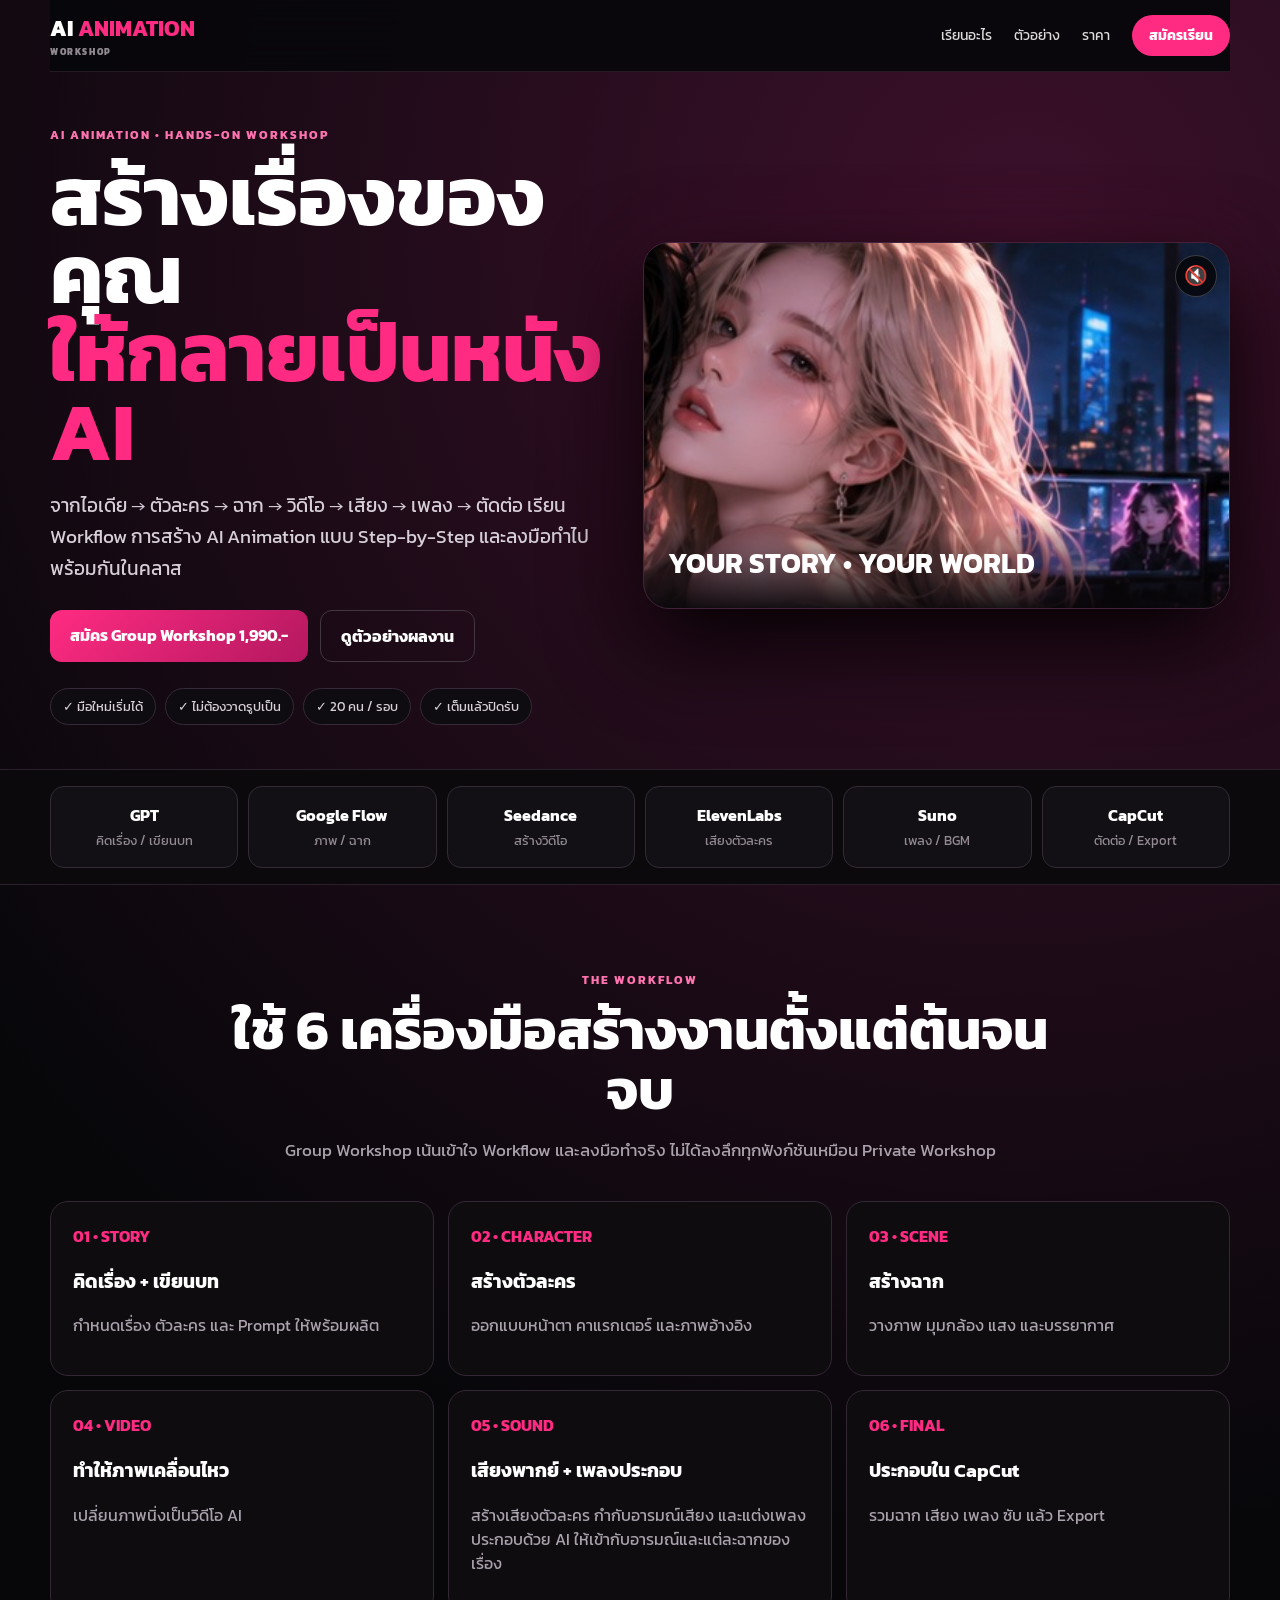
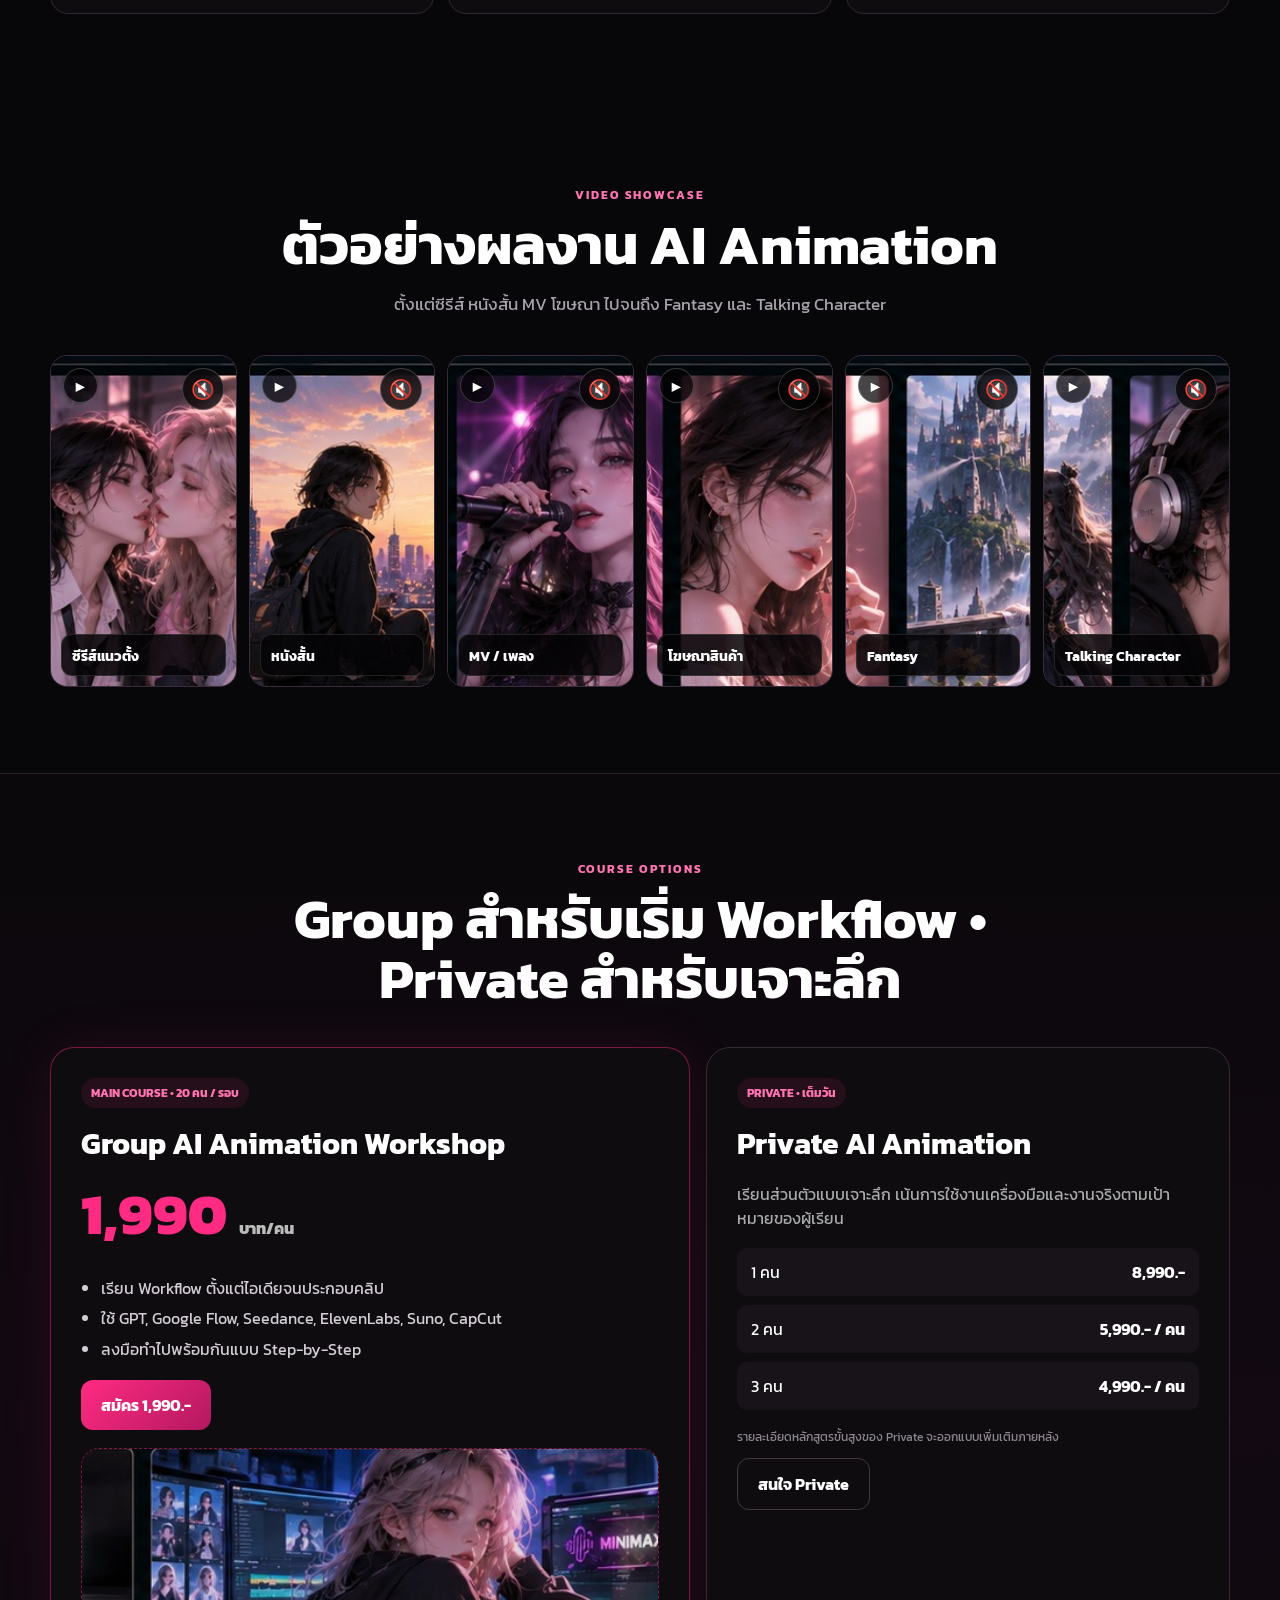
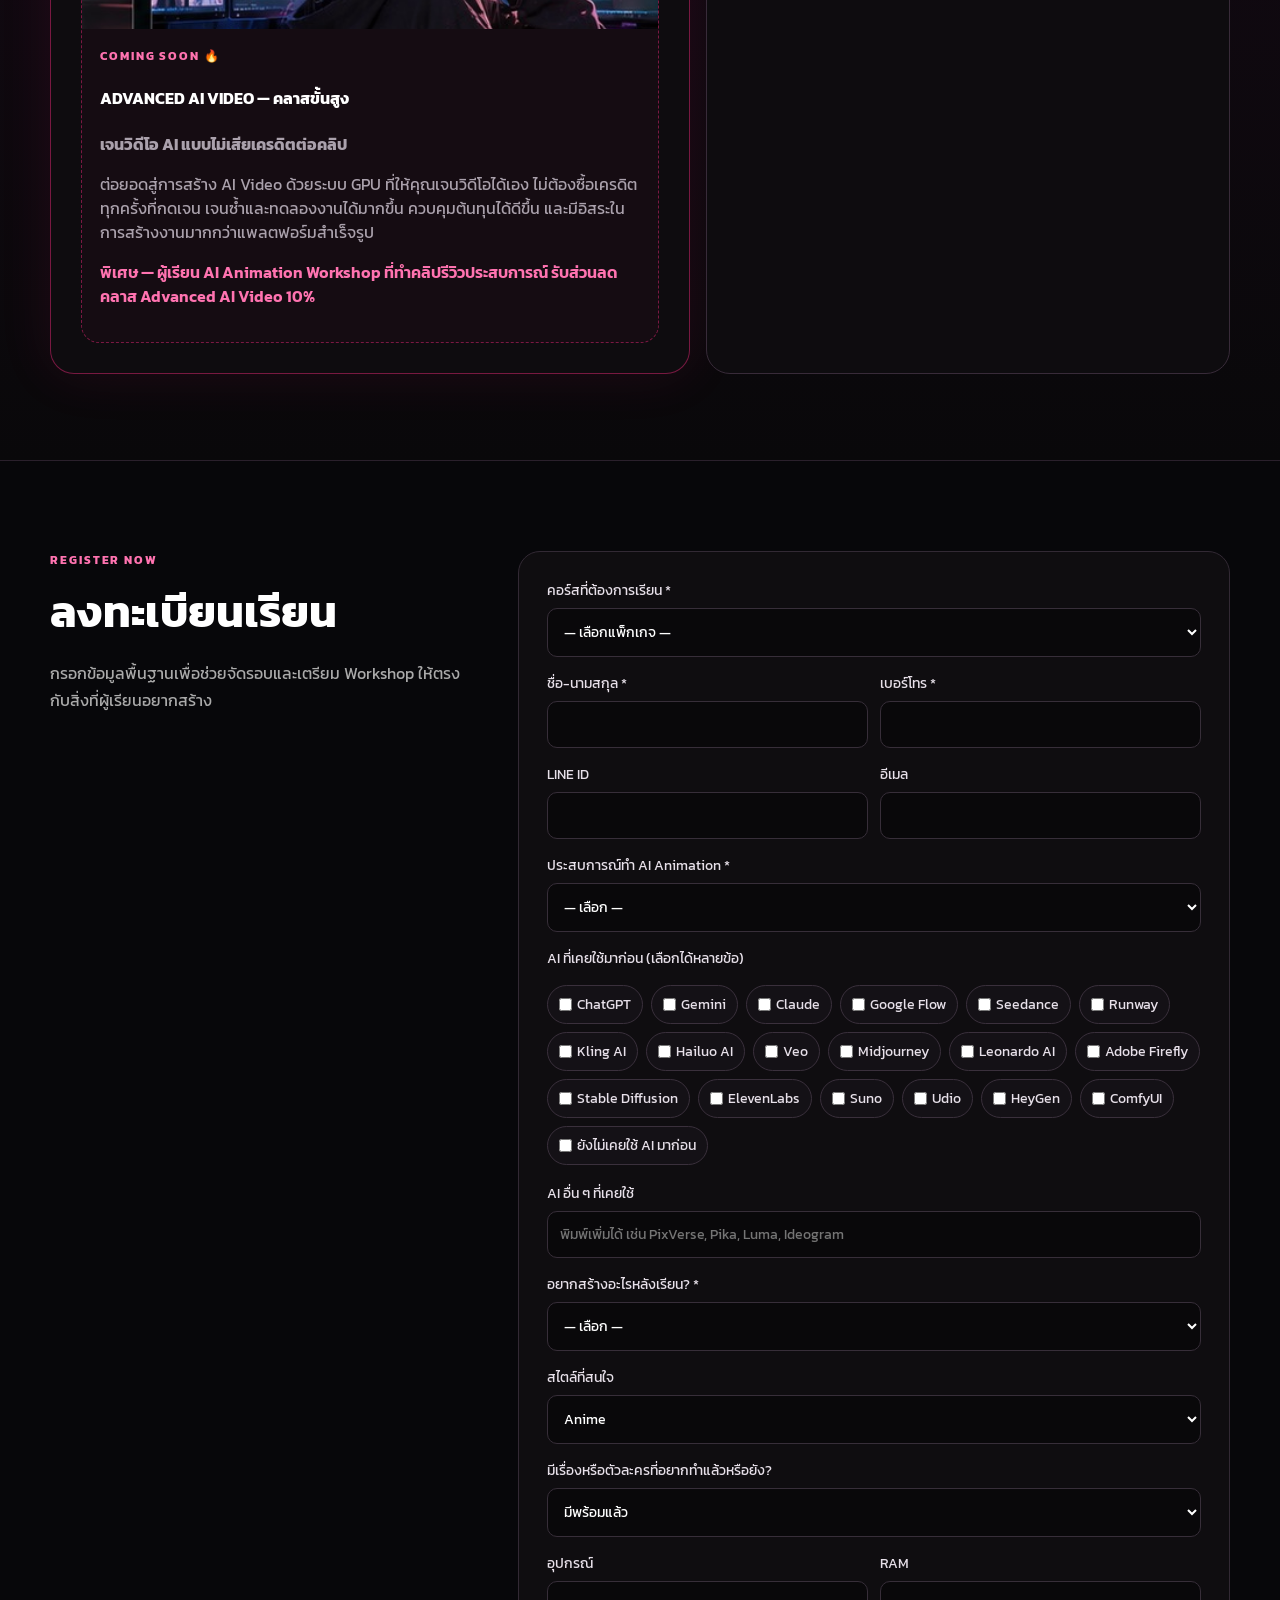
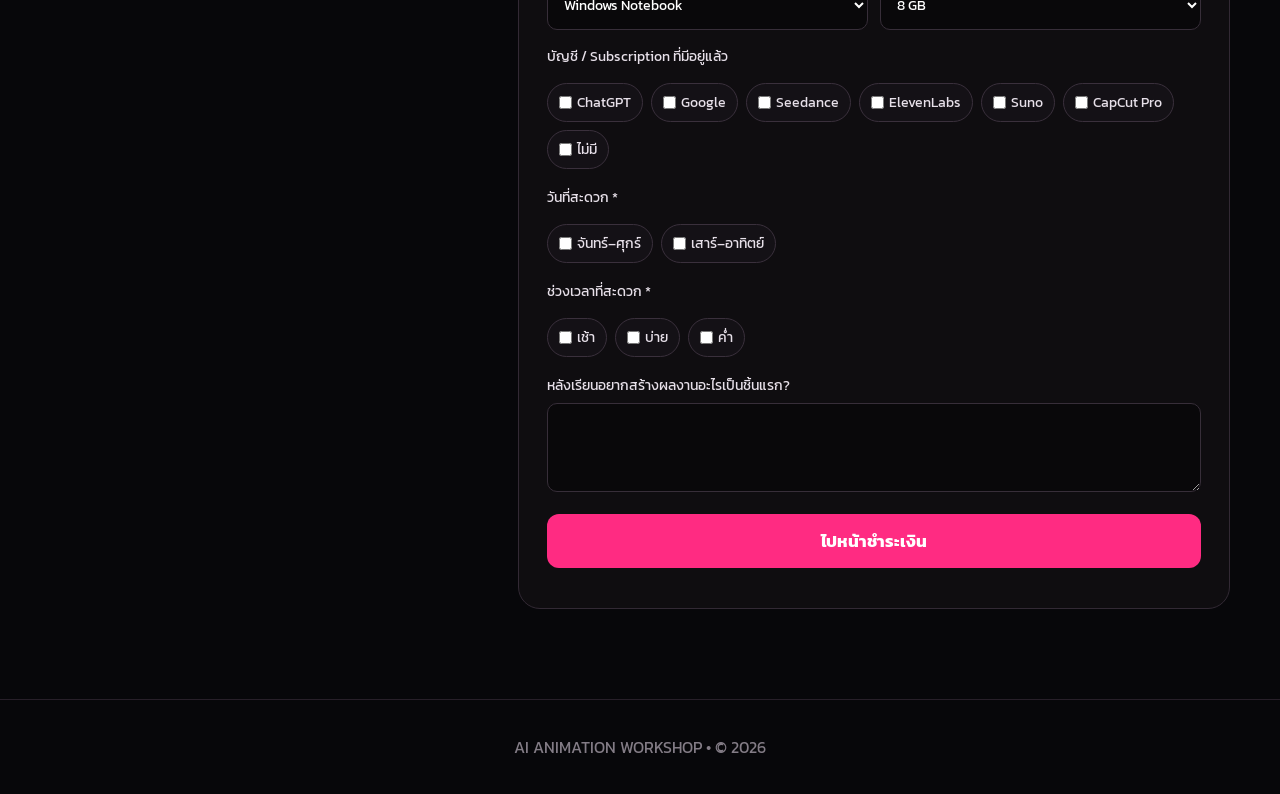
<file: Public.html>
<!doctype html>
<html lang="th">
<head>
<meta charset="utf-8">
<meta name="viewport" content="width=device-width,initial-scale=1">
<meta name="theme-color" content="#07070a">
<meta name="description" content="AI Animation Workshop เรียน Workflow สร้าง AI Animation ตั้งแต่ไอเดีย ตัวละคร ฉาก วิดีโอ เสียง เพลง และตัดต่อ">
<title>AI Animation Workshop</title>
<link rel="preconnect" href="https://fonts.googleapis.com">
<link rel="preconnect" href="https://fonts.gstatic.com" crossorigin>
<link href="https://fonts.googleapis.com/css2?family=Kanit:wght@300;400;500;600;700;800&display=swap" rel="stylesheet">
<style>
:root{--bg:#07070a;--panel:#101014;--text:#fff;--muted:#aaa3ad;--pink:#ff2b82;--pink2:#ff73b0;--line:#2b222d}
*{box-sizing:border-box}html{scroll-behavior:smooth}
body{margin:0;background:radial-gradient(circle at 80% 4%,#3b102a 0,transparent 24%),#07070a;color:#fff;font-family:Kanit,sans-serif}
.container{width:min(1180px,calc(100% - 32px));margin:auto}.hidden{display:none!important}
.nav{height:72px;display:flex;align-items:center;justify-content:space-between;border-bottom:1px solid #241b25;position:sticky;top:0;background:#07070ae8;backdrop-filter:blur(16px);z-index:50}
.brand{font-weight:800;font-size:22px}.brand b{color:var(--pink)}.brand small{display:block;font-size:9px;letter-spacing:.18em;color:#918991}
.navlinks{display:flex;align-items:center;gap:22px}.nav a{color:#ddd;text-decoration:none;font-size:14px}.nav .cta{background:var(--pink);padding:10px 17px;border-radius:999px;color:#fff;font-weight:700}
.hero{display:grid;grid-template-columns:1fr 1.05fr;gap:34px;align-items:center;padding:54px 0 44px;min-height:690px}
.kicker,.eyebrow{font-size:12px;letter-spacing:.16em;color:var(--pink2);font-weight:700}.hero h1{font-size:clamp(50px,6.5vw,86px);line-height:.94;margin:13px 0 20px}.hero h1 em{font-style:normal;color:var(--pink)}
.lead{font-size:19px;line-height:1.65;color:#d6ced8}.actions{display:flex;gap:12px;flex-wrap:wrap;margin:26px 0}.btn{display:inline-block;text-decoration:none;color:#fff;border:1px solid #423643;border-radius:12px;padding:13px 20px;font-weight:700}.btn.primary{border:0;background:linear-gradient(135deg,var(--pink),#b41860)}
.facts{display:flex;gap:9px;flex-wrap:wrap}.facts span{font-size:13px;border:1px solid #352a37;background:#0e0c10;padding:8px 12px;border-radius:999px;color:#d9d0da}
.hero-media{position:relative;border:1px solid #44233a;border-radius:26px;overflow:hidden;background:#111;box-shadow:0 30px 90px #000,0 0 80px #ff2b8218;aspect-ratio:16/10}
.hero-media img,.hero-media video{width:100%;height:100%;object-fit:cover;position:absolute;inset:0}.hero-media video{z-index:2}.hero-overlay{position:absolute;inset:auto 0 0 0;padding:24px;background:linear-gradient(transparent,#080609ee);z-index:3}.hero-overlay b{font-size:28px}.hero-overlay span{display:block;color:#d5cbd6}.sound-btn{position:absolute;z-index:6;top:12px;right:12px;width:42px;height:42px;border-radius:50%;border:1px solid #ffffff35;background:#050406c9;color:#fff;display:grid;place-items:center;font-size:19px;cursor:pointer;backdrop-filter:blur(8px);-webkit-backdrop-filter:blur(8px)}.sound-btn:hover{background:#171017}.sound-btn:focus-visible{outline:2px solid var(--pink);outline-offset:2px}
.toolbar{border-block:1px solid #2a202c;background:#0b090c;padding:16px 0}.tools{display:grid;grid-template-columns:repeat(6,1fr);gap:10px}.tool{border:1px solid #342a36;background:#121014;border-radius:14px;padding:16px 9px;text-align:center}.tool b{display:block}.tool small{color:#938a95}
.section{padding:86px 0}.head{text-align:center;max-width:820px;margin:0 auto 38px}.head h2{font-size:clamp(34px,5vw,56px);line-height:1.08;margin:10px 0}.head p{color:var(--muted);font-size:17px}
.workflow{display:grid;grid-template-columns:repeat(3,1fr);gap:14px}.step{border:1px solid #342735;border-radius:18px;padding:22px;background:#0f0c10}.step b{color:var(--pink)}.step p{color:#aaa2ad}
.video-grid{display:grid;grid-template-columns:repeat(6,1fr);gap:12px}.video-card{position:relative;aspect-ratio:9/16;border:1px solid #392b3a;border-radius:17px;overflow:hidden;background:#0c0a0d}.video-card img,.video-card video{position:absolute;inset:0;width:100%;height:100%;object-fit:cover}.video-card video{z-index:2}.video-card .label{position:absolute;z-index:4;left:10px;right:10px;bottom:10px;background:#050406d9;border:1px solid #ffffff1c;border-radius:11px;padding:8px 10px}.video-card .label b{font-size:14px}.video-card .label small{display:block;color:#aaa}.playdot{position:absolute;z-index:3;top:12px;left:12px;width:35px;height:35px;border-radius:50%;display:grid;place-items:center;background:#050406bb;border:1px solid #fff3}
.pricing{background:linear-gradient(180deg,#0a080b,#120912,#09080a);border-block:1px solid #2a202c}.pricegrid{display:grid;grid-template-columns:1.1fr .9fr;gap:16px}.pcard{border:1px solid #382b39;background:#0e0c0f;border-radius:24px;padding:30px}.pcard.featured{border-color:#ff2b8270;box-shadow:0 0 55px #ff2b8217}.badge{display:inline-block;padding:6px 10px;border-radius:999px;background:#ff2b8218;color:var(--pink2);font-size:12px;font-weight:700}.pcard h3{font-size:30px;margin:13px 0 4px}.money{font-size:58px;font-weight:800;color:var(--pink)}.money small{font-size:16px;color:#bbb}.pcard ul{padding-left:20px;color:#d4cdd6;line-height:1.9}.private-prices{display:grid;gap:9px;margin:18px 0}.private-prices div{display:flex;justify-content:space-between;background:#171319;padding:12px 14px;border-radius:10px}.tease{margin-top:18px;border:1px dashed #ff2b8270;border-radius:18px;padding:0;overflow:hidden;background:#ff2b8208}.tease img{width:100%;display:block;aspect-ratio:16/5;object-fit:cover;opacity:.9}.tease .copy{padding:18px}.tease p{color:#aaa1ac}.discount{color:var(--pink2)!important;font-weight:600}
.register{padding:90px 0}.registergrid{display:grid;grid-template-columns:.75fr 1.25fr;gap:40px}.form{background:#0f0d10;border:1px solid #322934;border-radius:22px;padding:28px}.form label,.legend{display:block;margin:0 0 16px;color:#e7e0e9;font-size:14px}.form input,.form select,.form textarea{width:100%;margin-top:7px;background:#09080a;border:1px solid #372e39;color:#fff;border-radius:10px;padding:12px;font:inherit}.row{display:grid;grid-template-columns:1fr 1fr;gap:12px}.choices{display:flex;gap:8px;flex-wrap:wrap;margin:7px 0 18px}.choices label{margin:0}.choices input{width:auto;margin:0 5px 0 0}.chip{display:flex!important;align-items:center;border:1px solid #3a303c;border-radius:999px;padding:8px 11px;background:#141116}.submit{width:100%;border:0;border-radius:12px;background:var(--pink);color:#fff;font:700 17px Kanit;padding:14px;cursor:pointer}
.payment{margin-top:25px;border-top:1px solid #332a35;padding-top:25px}.bank{background:#171319;border-radius:14px;padding:16px;margin:15px 0}.bank div{display:flex;justify-content:space-between;gap:20px;padding:5px 0}.pay-qr{display:grid;grid-template-columns:1fr minmax(220px,320px);gap:22px;align-items:start}.pay-qr img{width:100%;border-radius:16px;background:#fff}.note{font-size:12px;color:#8e8790}.qrline{display:grid;grid-template-columns:1fr 180px;gap:20px;align-items:center;margin-top:20px}.qrline img{width:180px;background:#fff;padding:8px;border-radius:12px}.foot{border-top:1px solid #271f29;padding:35px 0;color:#837c86;text-align:center}
@media(max-width:950px){.hero,.registergrid,.pricegrid{grid-template-columns:1fr}.video-grid{grid-template-columns:repeat(3,1fr)}.tools{grid-template-columns:repeat(3,1fr)}}
@media(max-width:560px){.navlinks a:not(.cta){display:none}.hero{padding-top:35px;min-height:auto}.hero h1{font-size:50px}.workflow{grid-template-columns:1fr}.video-grid{grid-template-columns:repeat(2,1fr)}.tools{grid-template-columns:repeat(2,1fr)}.row,.pay-qr{grid-template-columns:1fr}}
</style>
</head>
<body>
<nav class="nav container">
  <div class="brand">AI <b>ANIMATION</b><small>WORKSHOP</small></div>
  <div class="navlinks"><a href="#learn">เรียนอะไร</a><a href="#showcase">ตัวอย่าง</a><a href="#pricing">ราคา</a><a href="#register" class="cta">สมัครเรียน</a></div>
</nav>

<main>
<section class="hero container">
  <div>
    <div class="kicker">AI ANIMATION • HANDS-ON WORKSHOP</div>
    <h1>สร้างเรื่องของคุณ<br><em>ให้กลายเป็นหนัง AI</em></h1>
    <p class="lead">จากไอเดีย → ตัวละคร → ฉาก → วิดีโอ → เสียง → เพลง → ตัดต่อ เรียน Workflow การสร้าง AI Animation แบบ Step-by-Step และลงมือทำไปพร้อมกันในคลาส</p>
    <div class="actions"><a class="btn primary" href="#register">สมัคร Group Workshop 1,990.-</a><a class="btn" href="#showcase">ดูตัวอย่างผลงาน</a></div>
    <div class="facts"><span>✓ มือใหม่เริ่มได้</span><span>✓ ไม่ต้องวาดรูปเป็น</span><span>✓ 20 คน / รอบ</span><span>✓ เต็มแล้วปิดรับ</span></div>
  </div>
  <div class="hero-media">
    <img id="heroPoster" src="assets/images/hero-banner.jpg" alt="AI Animation cinematic hero">
    <video data-reveal="#heroPoster" src="assets/videos/hero-showreel.mp4" muted loop autoplay playsinline preload="metadata"></video>
    <button class="sound-btn" type="button" aria-label="เปิดเสียง" title="เปิด/ปิดเสียง">🔇</button><div class="hero-overlay"><b>YOUR STORY • YOUR WORLD</b></div>
  </div>
</section>

<section class="toolbar"><div class="container tools">
  <div class="tool"><b>GPT</b><small>คิดเรื่อง / เขียนบท</small></div>
  <div class="tool"><b>Google Flow</b><small>ภาพ / ฉาก</small></div>
  <div class="tool"><b>Seedance</b><small>สร้างวิดีโอ</small></div>
  <div class="tool"><b>ElevenLabs</b><small>เสียงตัวละคร</small></div>
  <div class="tool"><b>Suno</b><small>เพลง / BGM</small></div>
  <div class="tool"><b>CapCut</b><small>ตัดต่อ / Export</small></div>
</section>

<section class="section container" id="learn">
  <div class="head"><div class="eyebrow">THE WORKFLOW</div><h2>ใช้ 6 เครื่องมือสร้างงานตั้งแต่ต้นจนจบ</h2><p>Group Workshop เน้นเข้าใจ Workflow และลงมือทำจริง ไม่ได้ลงลึกทุกฟังก์ชันเหมือน Private Workshop</p></div>
  <div class="workflow">
    <div class="step"><b>01 • STORY</b><h3>คิดเรื่อง + เขียนบท</h3><p>กำหนดเรื่อง ตัวละคร และ Prompt ให้พร้อมผลิต</p></div>
    <div class="step"><b>02 • CHARACTER</b><h3>สร้างตัวละคร</h3><p>ออกแบบหน้าตา คาแรกเตอร์ และภาพอ้างอิง</p></div>
    <div class="step"><b>03 • SCENE</b><h3>สร้างฉาก</h3><p>วางภาพ มุมกล้อง แสง และบรรยากาศ</p></div>
    <div class="step"><b>04 • VIDEO</b><h3>ทำให้ภาพเคลื่อนไหว</h3><p>เปลี่ยนภาพนิ่งเป็นวิดีโอ AI</p></div>
    <div class="step"><b>05 • SOUND</b><h3>เสียงพากย์ + เพลงประกอบ</h3><p>สร้างเสียงตัวละคร กำกับอารมณ์เสียง และแต่งเพลงประกอบด้วย AI ให้เข้ากับอารมณ์และแต่ละฉากของเรื่อง</p></div>
    <div class="step"><b>06 • FINAL</b><h3>ประกอบใน CapCut</h3><p>รวมฉาก เสียง เพลง ซับ แล้ว Export</p></div>
  </div>
</section>

<section class="section container" id="showcase">
  <div class="head"><div class="eyebrow">VIDEO SHOWCASE</div><h2>ตัวอย่างผลงาน AI Animation</h2><p>ตั้งแต่ซีรีส์ หนังสั้น MV โฆษณา ไปจนถึง Fantasy และ Talking Character</p></div>
  <div class="video-grid">
    <div class="video-card"><img id="p1" src="assets/images/series-poster.jpg" alt="ซีรีส์แนวตั้ง"><video data-reveal="#p1" src="assets/videos/series-demo.mp4" muted loop autoplay playsinline preload="metadata"></video><div class="playdot">▶</div><button class="sound-btn" type="button" aria-label="เปิดเสียง" title="เปิด/ปิดเสียง">🔇</button><div class="label"><b>ซีรีส์แนวตั้ง</b></div></div>
    <div class="video-card"><img id="p2" src="assets/images/shortfilm-poster.jpg" alt="หนังสั้น"><video data-reveal="#p2" src="assets/videos/shortfilm-demo.mp4" muted loop autoplay playsinline preload="metadata"></video><div class="playdot">▶</div><button class="sound-btn" type="button" aria-label="เปิดเสียง" title="เปิด/ปิดเสียง">🔇</button><div class="label"><b>หนังสั้น</b></div></div>
    <div class="video-card"><img id="p3" src="assets/images/mv-poster.jpg" alt="MV / เพลง"><video data-reveal="#p3" src="assets/videos/mv-demo.mp4" muted loop autoplay playsinline preload="metadata"></video><div class="playdot">▶</div><button class="sound-btn" type="button" aria-label="เปิดเสียง" title="เปิด/ปิดเสียง">🔇</button><div class="label"><b>MV / เพลง</b></div></div>
    <div class="video-card"><img id="p4" src="assets/images/product-poster.jpg" alt="โฆษณาสินค้า"><video data-reveal="#p4" src="assets/videos/product-demo.mp4" muted loop autoplay playsinline preload="metadata"></video><div class="playdot">▶</div><button class="sound-btn" type="button" aria-label="เปิดเสียง" title="เปิด/ปิดเสียง">🔇</button><div class="label"><b>โฆษณาสินค้า</b></div></div>
    <div class="video-card"><img id="p5" src="assets/images/fantasy-poster.jpg" alt="Fantasy"><video data-reveal="#p5" src="assets/videos/fantasy-demo.mp4" muted loop autoplay playsinline preload="metadata"></video><div class="playdot">▶</div><button class="sound-btn" type="button" aria-label="เปิดเสียง" title="เปิด/ปิดเสียง">🔇</button><div class="label"><b>Fantasy</b></div></div>
    <div class="video-card"><img id="p6" src="assets/images/talking-poster.jpg" alt="Talking Character"><video data-reveal="#p6" src="assets/videos/talking-demo.mp4" muted loop autoplay playsinline preload="metadata"></video><div class="playdot">▶</div><button class="sound-btn" type="button" aria-label="เปิดเสียง" title="เปิด/ปิดเสียง">🔇</button><div class="label"><b>Talking Character</b></div></div>
  </div>
</section>

<section class="section pricing" id="pricing"><div class="container">
  <div class="head"><div class="eyebrow">COURSE OPTIONS</div><h2>Group สำหรับเริ่ม Workflow • Private สำหรับเจาะลึก</h2></div>
  <div class="pricegrid">
    <article class="pcard featured">
      <span class="badge">MAIN COURSE • 20 คน / รอบ</span>
      <h3>Group AI Animation Workshop</h3>
      <div class="money">1,990 <small>บาท/คน</small></div>
      <ul><li>เรียน Workflow ตั้งแต่ไอเดียจนประกอบคลิป</li><li>ใช้ GPT, Google Flow, Seedance, ElevenLabs, Suno, CapCut</li><li>ลงมือทำไปพร้อมกันแบบ Step-by-Step</li></ul>
      <a class="btn primary" href="#register">สมัคร 1,990.-</a>
      <div class="tease">
        <img src="assets/images/advanced-banner.jpg" alt="Advanced Local Generation">
        <div class="copy"><div class="eyebrow">COMING SOON 🔥</div><h4>ADVANCED AI VIDEO — คลาสขั้นสูง</h4><p><b>เจนวิดีโอ AI แบบไม่เสียเครดิตต่อคลิป</b></p><p>ต่อยอดสู่การสร้าง AI Video ด้วยระบบ GPU ที่ให้คุณเจนวิดีโอได้เอง ไม่ต้องซื้อเครดิตทุกครั้งที่กดเจน เจนซ้ำและทดลองงานได้มากขึ้น ควบคุมต้นทุนได้ดีขึ้น และมีอิสระในการสร้างงานมากกว่าแพลตฟอร์มสำเร็จรูป</p><p class="discount">พิเศษ — ผู้เรียน AI Animation Workshop ที่ทำคลิปรีวิวประสบการณ์ รับส่วนลดคลาส Advanced AI Video 10%</p></div>
      </div>
    </article>
    <article class="pcard">
      <span class="badge">PRIVATE • เต็มวัน</span>
      <h3>Private AI Animation</h3>
      <p style="color:#aaa">เรียนส่วนตัวแบบเจาะลึก เน้นการใช้งานเครื่องมือและงานจริงตามเป้าหมายของผู้เรียน</p>
      <div class="private-prices"><div><span>1 คน</span><b>8,990.-</b></div><div><span>2 คน</span><b>5,990.- / คน</b></div><div><span>3 คน</span><b>4,990.- / คน</b></div></div>
      <p class="note">รายละเอียดหลักสูตรขั้นสูงของ Private จะออกแบบเพิ่มเติมภายหลัง</p>
      <a class="btn" href="#register">สนใจ Private</a>
    </article>
  </div>
</div></section>

<section class="register container" id="register"><div class="registergrid">
  <div><div class="eyebrow">REGISTER NOW</div><h2 style="font-size:44px;margin:10px 0">ลงทะเบียนเรียน</h2><p style="color:#aaa;line-height:1.7">กรอกข้อมูลพื้นฐานเพื่อช่วยจัดรอบและเตรียม Workshop ให้ตรงกับสิ่งที่ผู้เรียนอยากสร้าง</p></div>
  <form class="form" id="registerForm">
    <label>คอร์สที่ต้องการเรียน *<select name="course" id="courseSelect" required>
      <option value="">— เลือกแพ็กเกจ —</option>
      <option value="group" data-price="1990" data-qr="assets/promptpay-1990.png">Group AI Animation Workshop — 1,990 บาท</option>
      <option value="private1" data-price="8990" data-qr="assets/promptpay-8990.png">Private 1 คน — 8,990 บาท</option>
      <option value="private2" data-price="11980" data-qr="assets/promptpay-5990.png">Private 2 คน — 5,990 บาท/คน</option>
      <option value="private3" data-price="14970" data-qr="assets/promptpay-4990.png">Private 3 คน — 4,990 บาท/คน</option>
    </select></label>
    <div class="row"><label>ชื่อ-นามสกุล *<input name="name" required></label><label>เบอร์โทร *<input name="phone" required inputmode="tel"></label></div>
    <div class="row"><label>LINE ID<input name="line"></label><label>อีเมล<input name="email" type="email"></label></div>
    <label>ประสบการณ์ทำ AI Animation *<select name="experience" required><option value="">— เลือก —</option><option>ไม่เคยทำเลย</option><option>เคยสร้างภาพ AI</option><option>เคยทำ Image-to-Video</option><option>ทำคลิป AI อยู่แล้ว</option></select></label>
    <div class="legend">AI ที่เคยใช้มาก่อน (เลือกได้หลายข้อ)</div><div class="choices">
      <label class="chip"><input type="checkbox" name="tools" value="ChatGPT">ChatGPT</label>
      <label class="chip"><input type="checkbox" name="tools" value="Gemini">Gemini</label>
      <label class="chip"><input type="checkbox" name="tools" value="Claude">Claude</label>
      <label class="chip"><input type="checkbox" name="tools" value="Google Flow">Google Flow</label>
      <label class="chip"><input type="checkbox" name="tools" value="Seedance">Seedance</label>
      <label class="chip"><input type="checkbox" name="tools" value="Runway">Runway</label>
      <label class="chip"><input type="checkbox" name="tools" value="Kling AI">Kling AI</label>
      <label class="chip"><input type="checkbox" name="tools" value="Hailuo AI">Hailuo AI</label>
      <label class="chip"><input type="checkbox" name="tools" value="Veo">Veo</label>
      <label class="chip"><input type="checkbox" name="tools" value="Midjourney">Midjourney</label>
      <label class="chip"><input type="checkbox" name="tools" value="Leonardo AI">Leonardo AI</label>
      <label class="chip"><input type="checkbox" name="tools" value="Adobe Firefly">Adobe Firefly</label>
      <label class="chip"><input type="checkbox" name="tools" value="Stable Diffusion">Stable Diffusion</label>
      <label class="chip"><input type="checkbox" name="tools" value="ElevenLabs">ElevenLabs</label>
      <label class="chip"><input type="checkbox" name="tools" value="Suno">Suno</label>
      <label class="chip"><input type="checkbox" name="tools" value="Udio">Udio</label>
      <label class="chip"><input type="checkbox" name="tools" value="HeyGen">HeyGen</label>
      <label class="chip"><input type="checkbox" name="tools" value="ComfyUI">ComfyUI</label>
      <label class="chip"><input type="checkbox" name="tools" value="none">ยังไม่เคยใช้ AI มาก่อน</label>
    </div>
    <label>AI อื่น ๆ ที่เคยใช้<input name="otherAI" placeholder="พิมพ์เพิ่มได้ เช่น PixVerse, Pika, Luma, Ideogram"></label>
    <label>อยากสร้างอะไรหลังเรียน? *<select name="goalType" required><option value="">— เลือก —</option><option>ซีรีส์แนวตั้ง</option><option>หนังสั้น</option><option>MV / Music Video</option><option>Animation</option><option>โฆษณาสินค้า / แบรนด์</option><option>TikTok / Reels / Shorts</option><option>รับงาน AI Video</option><option>อื่น ๆ</option></select></label>
    <label>สไตล์ที่สนใจ<select name="style"><option>Anime</option><option>สมจริง / Cinematic</option><option>GL / Yuri</option><option>จีนโบราณ</option><option>Fantasy</option><option>Drama</option><option>Comedy</option><option>Horror</option></select></label>
    <label>มีเรื่องหรือตัวละครที่อยากทำแล้วหรือยัง?<select name="idea"><option>มีพร้อมแล้ว</option><option>มีไอเดียคร่าว ๆ</option><option>ยังไม่มี อยากมาเริ่มในคลาส</option></select></label>
    <div class="row"><label>อุปกรณ์<select name="device"><option>Windows Notebook</option><option>MacBook</option><option>อื่น ๆ / ยังไม่แน่ใจ</option></select></label><label>RAM<select name="ram"><option>8 GB</option><option>16 GB</option><option>32 GB ขึ้นไป</option><option>ไม่ทราบ</option></select></label></div>
    <div class="legend">บัญชี / Subscription ที่มีอยู่แล้ว</div><div class="choices"><label class="chip"><input type="checkbox" name="subs" value="ChatGPT">ChatGPT</label><label class="chip"><input type="checkbox" name="subs" value="Google">Google</label><label class="chip"><input type="checkbox" name="subs" value="Seedance">Seedance</label><label class="chip"><input type="checkbox" name="subs" value="ElevenLabs">ElevenLabs</label><label class="chip"><input type="checkbox" name="subs" value="Suno">Suno</label><label class="chip"><input type="checkbox" name="subs" value="CapCut Pro">CapCut Pro</label><label class="chip"><input type="checkbox" name="subs" value="none">ไม่มี</label></div>
    <label>วันที่สะดวก *</label><div class="choices"><label class="chip"><input type="checkbox" name="days" value="weekday">จันทร์–ศุกร์</label><label class="chip"><input type="checkbox" name="days" value="weekend">เสาร์–อาทิตย์</label></div>
    <label>ช่วงเวลาที่สะดวก *</label><div class="choices"><label class="chip"><input type="checkbox" name="times" value="morning">เช้า</label><label class="chip"><input type="checkbox" name="times" value="afternoon">บ่าย</label><label class="chip"><input type="checkbox" name="times" value="evening">ค่ำ</label></div>
    <label>หลังเรียนอยากสร้างผลงานอะไรเป็นชิ้นแรก?<textarea name="firstProject" rows="3"></textarea></label>
    <button class="submit" type="submit">ไปหน้าชำระเงิน</button>
    <p id="status" class="note"></p>

    <div id="payment" class="payment hidden">
      <div class="eyebrow">STEP 2 / 2</div><h3>ชำระเงินเพื่อยืนยันที่นั่ง</h3>
      <div class="pay-qr"><div>
        <p>แพ็กเกจ: <b id="payCourse">—</b></p><div class="money"><span id="payAmount">0</span> <small>บาท</small></div>
        <div class="bank"><div><span>ธนาคาร</span><b>ไทยพาณิชย์ (SCB)</b></div><div><span>ชื่อบัญชี</span><b>น.ส. ณปภัช สังหมื่นเหม้า</b></div><div><span>เลขบัญชี</span><b>028-403337-0</b></div></div>
        <label>แนบหลักฐานการโอนเงิน *<input type="file" id="slip" accept="image/jpeg,image/png,image/webp,application/pdf"></label>
        <button class="submit" type="button" id="confirm">ยืนยันการชำระเงิน</button>
      </div><div><img id="paymentQr" src="assets/promptpay-1990.png" alt="QR ชำระเงิน"></div></div>
      <div id="lineFollow" class="qrline hidden"><div><div class="eyebrow">ขั้นตอนสุดท้าย</div><h3>แอด LINE เพื่อแจ้งการโอนเงินและรับวันนัดหมาย</h3><p>ส่งชื่อ-นามสกุลและแจ้งแพ็กเกจที่สมัคร เพื่อให้ทีมงานตรวจสอบการชำระเงินและนัดหมายรอบเรียน</p></div><img src="assets/line-contact-qr.png" alt="QR LINE"></div>
    </div>
  </form>
</div></section>
</main>
<footer class="foot"><div class="container">AI ANIMATION WORKSHOP • © 2026</div></footer>

<script>
document.querySelectorAll('video[data-reveal]').forEach(v=>{
  const target=document.querySelector(v.dataset.reveal);
  v.addEventListener('canplay',()=>{ if(target) target.style.opacity='0'; });
  v.addEventListener('error',()=>{ v.style.display='none'; if(target) target.style.opacity='1'; });
});

const mediaVideos=[...document.querySelectorAll('.hero-media video, .video-card video')];
document.querySelectorAll('.hero-media, .video-card').forEach(box=>{
  const video=box.querySelector('video');
  const button=box.querySelector('.sound-btn');
  if(!video||!button) return;
  button.addEventListener('click',()=>{
    const willUnmute=video.muted;
    mediaVideos.forEach(other=>{
      if(other!==video) other.muted=true;
      const otherBox=other.closest('.hero-media, .video-card');
      const otherButton=otherBox?.querySelector('.sound-btn');
      if(otherButton && other!==video){
        otherButton.textContent='🔇';
        otherButton.setAttribute('aria-label','เปิดเสียง');
      }
    });
    video.muted=!willUnmute;
    button.textContent=video.muted?'🔇':'🔊';
    button.setAttribute('aria-label',video.muted?'เปิดเสียง':'ปิดเสียง');
    if(!video.muted){
      video.play().catch(()=>{});
    }
  });
});

const form=document.getElementById('registerForm');
const course=document.getElementById('courseSelect');
const payment=document.getElementById('payment');
const payCourse=document.getElementById('payCourse');
const payAmount=document.getElementById('payAmount');
const paymentQr=document.getElementById('paymentQr');
const statusEl=document.getElementById('status');
let registrationId='';

const checked = name => [...form.querySelectorAll(`[name="${name}"]:checked`)].map(x=>x.value);
const val = name => form.elements[name]?.value || '';

form.addEventListener('submit',e=>{
  e.preventDefault();
  const days=checked('days'), times=checked('times');
  if(!days.length||!times.length){statusEl.textContent='กรุณาเลือกวันที่และช่วงเวลาที่สะดวกอย่างน้อย 1 ตัวเลือก';return}
  const opt=course.options[course.selectedIndex];
  statusEl.textContent='กำลังบันทึกข้อมูล...';
  const data={courseCode:course.value,name:val('name'),phone:val('phone'),line:val('line'),email:val('email'),experience:val('experience'),tools:checked('tools'),otherAI:val('otherAI'),goalType:val('goalType'),style:val('style'),idea:val('idea'),device:val('device'),ram:val('ram'),subs:checked('subs'),days,times,firstProject:val('firstProject')};
  google.script.run.withSuccessHandler(res=>{
    registrationId=res.registrationId;
    payCourse.textContent=opt.textContent;
    payAmount.textContent=Number(opt.dataset.price||0).toLocaleString('th-TH');
    paymentQr.src=opt.dataset.qr||'assets/promptpay-1990.png';
    payment.classList.remove('hidden'); statusEl.textContent='บันทึกการสมัครแล้ว • '+registrationId;
    payment.scrollIntoView({behavior:'smooth',block:'start'});
  }).withFailureHandler(err=>{statusEl.textContent='บันทึกไม่สำเร็จ: '+err.message}).createRegistration(data);
});

document.getElementById('confirm').addEventListener('click',()=>{
  const input=document.getElementById('slip'), file=input.files[0];
  if(!registrationId){alert('กรุณากรอกข้อมูลสมัครก่อน');return}
  if(!file){alert('กรุณาแนบสลิปก่อนยืนยัน');return}
  if(file.size>8*1024*1024){alert('ไฟล์สลิปต้องไม่เกิน 8 MB');return}
  const btn=document.getElementById('confirm'); btn.disabled=true; btn.textContent='กำลังอัปโหลด...';
  const reader=new FileReader();
  reader.onload=()=>{
    const base64=String(reader.result).split(',')[1];
    google.script.run.withSuccessHandler(()=>{
      btn.textContent='ส่งหลักฐานแล้ว ✓';
      document.getElementById('lineFollow').classList.remove('hidden');
      document.getElementById('lineFollow').scrollIntoView({behavior:'smooth',block:'center'});
    }).withFailureHandler(err=>{btn.disabled=false;btn.textContent='ยืนยันการชำระเงิน';alert(err.message)}).confirmPayment({registrationId,fileName:file.name,mimeType:file.type,fileBase64:base64});
  };
  reader.readAsDataURL(file);
});
</script>
</body></html>
</file>
